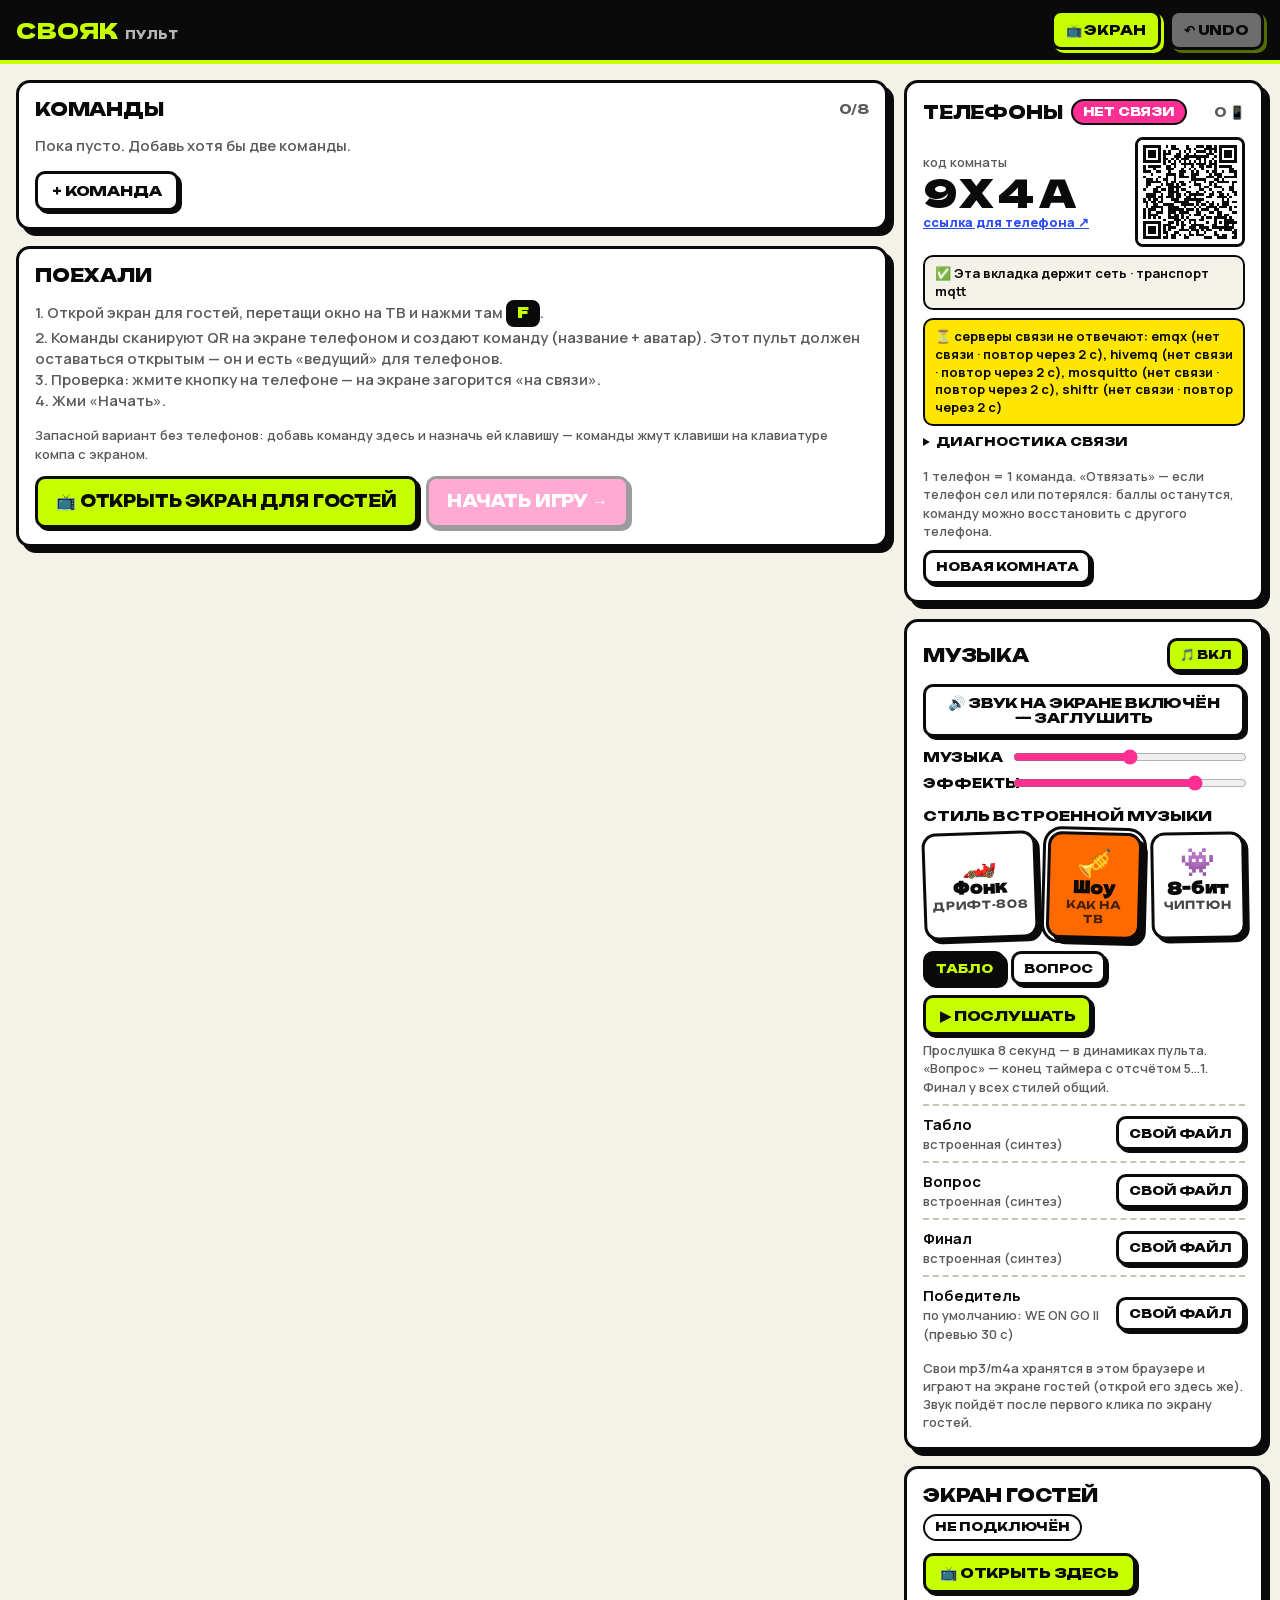
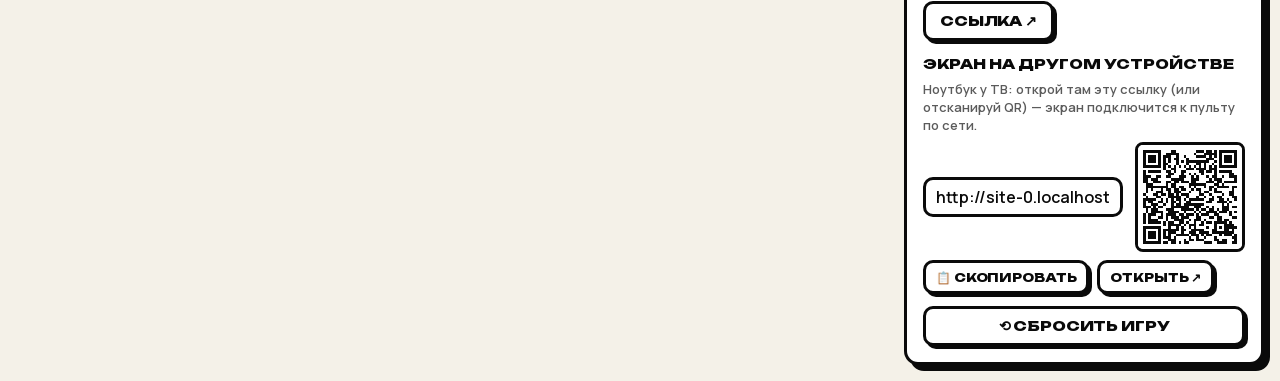
<file: index.html>
<!doctype html>
<html lang="ru">
<head>
  <meta charset="utf-8">
  <meta name="viewport" content="width=device-width, initial-scale=1">
  <title>Своя игра — пульт</title>
  <link rel="icon" href="data:image/svg+xml,%3Csvg xmlns=%22http://www.w3.org/2000/svg%22 viewBox=%220 0 64 64%22%3E%3Crect x=%224%22 y=%224%22 width=%2256%22 height=%2256%22 rx=%2214%22 fill=%22%23C6FF00%22 stroke=%22%230A0A0A%22 stroke-width=%226%22/%3E%3Ctext x=%2232%22 y=%2246%22 font-family=%22Arial Black,Arial,sans-serif%22 font-weight=%22900%22 font-size=%2238%22 text-anchor=%22middle%22 fill=%22%230A0A0A%22%3E%D0%A1%3C/text%3E%3C/svg%3E">
  <link rel="preload" href="assets/fonts/unbounded-cyrillic.woff2" as="font" type="font/woff2" crossorigin>
  <link rel="preload" href="assets/fonts/dela-gothic-one-cyrillic.woff2" as="font" type="font/woff2" crossorigin>
  <link rel="stylesheet" href="css/base.css?v=202610211847">
  <link rel="stylesheet" href="css/host.css?v=202610211847">
</head>
<body>
  <header class="topbar">
    <div class="logo">СВОЯК<small>пульт</small></div>
    <button class="btn lime" data-act="openScreen" title="Открыть экран для гостей">📺 Экран</button>
    <button class="btn" data-act="undo" id="undo-top" title="Отменить последнее начисление (Ctrl+Z)">↶ Undo</button>
  </header>
  <div id="banners"></div>
  <div class="layout">
    <main class="main" id="main"></main>
    <aside class="side" id="side"></aside>
  </div>
  <div id="toast" class="toast" hidden></div>

  <script src="js/state.js?v=202610211847"></script>
  <script src="js/loader.js?v=202610211847"></script>
  <!-- связь с телефонами: библиотеки лежат локально (CDN бывают заблокированы) -->
  <script src="js/vendor/mqtt-5.10.1.min.js?v=202610211847"></script>
  <script src="js/vendor/peerjs-1.5.4.min.js?v=202610211847"></script>
  <script src="js/qr.js?v=202610211847"></script>
  <script src="js/net.js?v=202610211847"></script>
  <script src="js/mediadb.js?v=202610211847"></script>
  <script src="js/clip.js?v=202610211847"></script>
  <script src="js/remote.js?v=202610211847"></script>
  <script src="js/music.js?v=202610211847"></script>
  <script src="js/host.js?v=202610211847"></script>
</body>
</html>
</file>
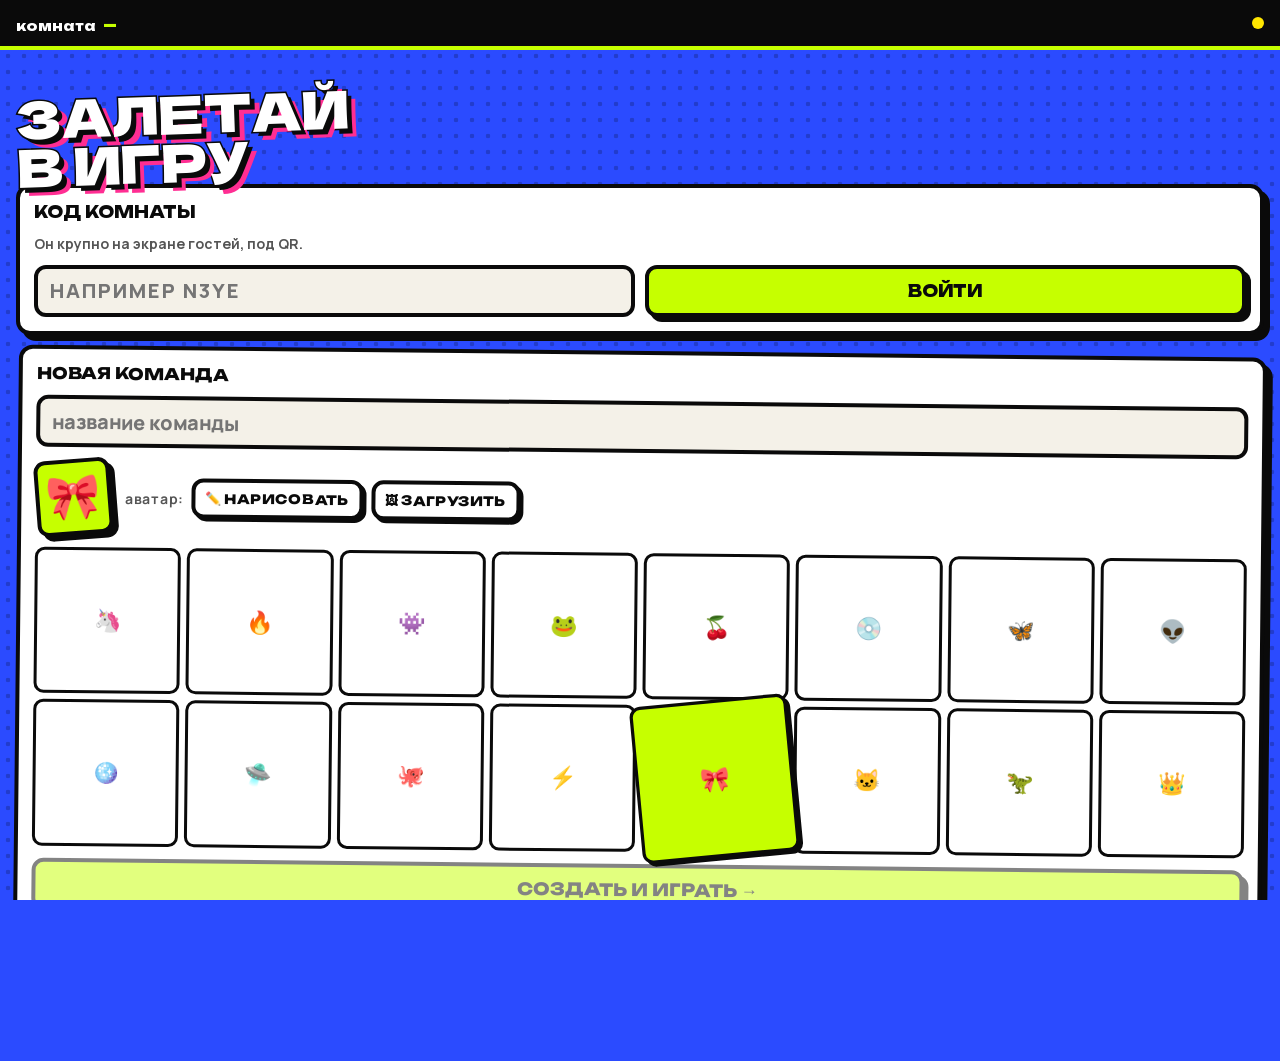
<file: buzzer.html>
<!doctype html>
<html lang="ru">
<head>
  <meta charset="utf-8">
  <meta name="viewport" content="width=device-width, initial-scale=1, viewport-fit=cover, user-scalable=no">
  <meta name="theme-color" content="#2B4BFF">
  <title>Своя игра — баззер</title>
  <link rel="icon" href="data:image/svg+xml,%3Csvg xmlns=%22http://www.w3.org/2000/svg%22 viewBox=%220 0 64 64%22%3E%3Crect x=%224%22 y=%224%22 width=%2256%22 height=%2256%22 rx=%2214%22 fill=%22%23C6FF00%22 stroke=%22%230A0A0A%22 stroke-width=%226%22/%3E%3Ctext x=%2232%22 y=%2246%22 font-family=%22Arial Black,Arial,sans-serif%22 font-weight=%22900%22 font-size=%2238%22 text-anchor=%22middle%22 fill=%22%230A0A0A%22%3E%D0%A1%3C/text%3E%3C/svg%3E">
  <link rel="preload" href="assets/fonts/unbounded-cyrillic.woff2" as="font" type="font/woff2" crossorigin>
  <link rel="preload" href="assets/fonts/dela-gothic-one-cyrillic.woff2" as="font" type="font/woff2" crossorigin>
  <link rel="stylesheet" href="css/base.css?v=202610211847">
  <link rel="stylesheet" href="css/buzzer.css?v=202610211847">
</head>
<body>
  <header class="bar">
    <span class="room">комната <b id="room-code">—</b></span>
    <span class="net" id="net"><i></i><span>подключаемся…</span></span>
  </header>

  <!-- вход: новая команда или существующая -->
  <main id="join" class="screen" hidden>
    <h1 class="title">ЗАЛЕТАЙ<br>В ИГРУ</h1>
    <section class="card" id="no-room" hidden>
      <h2>код комнаты</h2>
      <p class="muted">Он крупно на экране гостей, под QR.</p>
      <form id="room-form" class="row2"><input id="room-input" type="text" maxlength="6" placeholder="например N3YE" autocapitalize="characters" autocomplete="off"><button class="btn lime">войти</button></form>
    </section>
    <section class="card">
      <h2>новая команда</h2>
      <input id="team-name" type="text" maxlength="28" placeholder="название команды" autocomplete="off" enterkeyhint="done">
      <div class="av-choose">
        <div class="av-preview" id="av-preview"></div>
        <div class="av-modes">
          <span class="muted">аватар:</span>
          <button type="button" class="btn sm" data-mode="draw">✏️ нарисовать</button>
          <button type="button" class="btn sm" data-mode="upload">🖼 загрузить</button>
        </div>
      </div>
      <div class="emojis" id="emojis"></div>
      <button class="btn lime big" id="create">СОЗДАТЬ И ИГРАТЬ →</button>
    </section>
    <div class="notice" id="join-msg" hidden></div>
    <section class="card" id="restore-card" hidden>
      <h2>восстановить команду</h2>
      <p class="muted">Телефон сел или потерялся? Выбери свою команду — баллы на месте. Здесь только команды без телефона.</p>
      <div id="teams" class="teams"></div>
    </section>
  </main>

  <!-- кнопка -->
  <main id="buzz" class="screen" hidden>
    <div class="me">
      <button class="me-chip" id="me-chip" aria-label="меню команды"></button>
      <span class="score" id="score">0</span>
    </div>
    <div class="sync" id="sync" hidden>синхронизируемся…</div>
    <div class="btn-wrap">
      <button id="big" class="big-btn" aria-label="баззер">
        <span class="lbl" id="lbl">ЖДЁМ</span>
        <span class="sub" id="sub"></span>
      </button>
    </div>
    <div class="status" id="status"></div>
  </main>

  <!-- связь: спрятано, чтобы не пугать; раскрывается по тапу -->
  <details class="netbox" id="netbox">
    <summary>ⓘ связь</summary>
    <div class="diag" id="diag"></div>
    <p class="host-hint" id="host-hint" hidden>Пульт ведущего не отвечает. Он должен быть открыт на ноутбуке ведущего — как только появится, всё подключится само.</p>
  </details>

  <!-- меню команды: сменить аватар -->
  <div id="menu" class="sheet-bg" hidden>
    <div class="sheet">
      <h2>аватар команды</h2>
      <div class="av-preview big" id="menu-preview"></div>
      <div class="emojis" id="menu-emojis"></div>
      <div class="row2">
        <button class="btn" data-menu="draw">✏️ нарисовать</button>
        <button class="btn" data-menu="upload">🖼 загрузить</button>
      </div>
      <button class="btn lime" data-menu="close">готово</button>
    </div>
  </div>

  <!-- связь с телефонами: библиотеки лежат локально (CDN бывают заблокированы) -->
  <script src="js/vendor/mqtt-5.10.1.min.js?v=202610211847"></script>
  <script src="js/vendor/peerjs-1.5.4.min.js?v=202610211847"></script>
  <script src="js/qr.js?v=202610211847"></script>
  <script src="js/net.js?v=202610211847"></script>
  <script src="js/audio.js?v=202610211847"></script>
  <script src="js/avatar.js?v=202610211847"></script>
  <script src="js/buzzer.js?v=202610211847"></script>
</body>
</html>
</file>
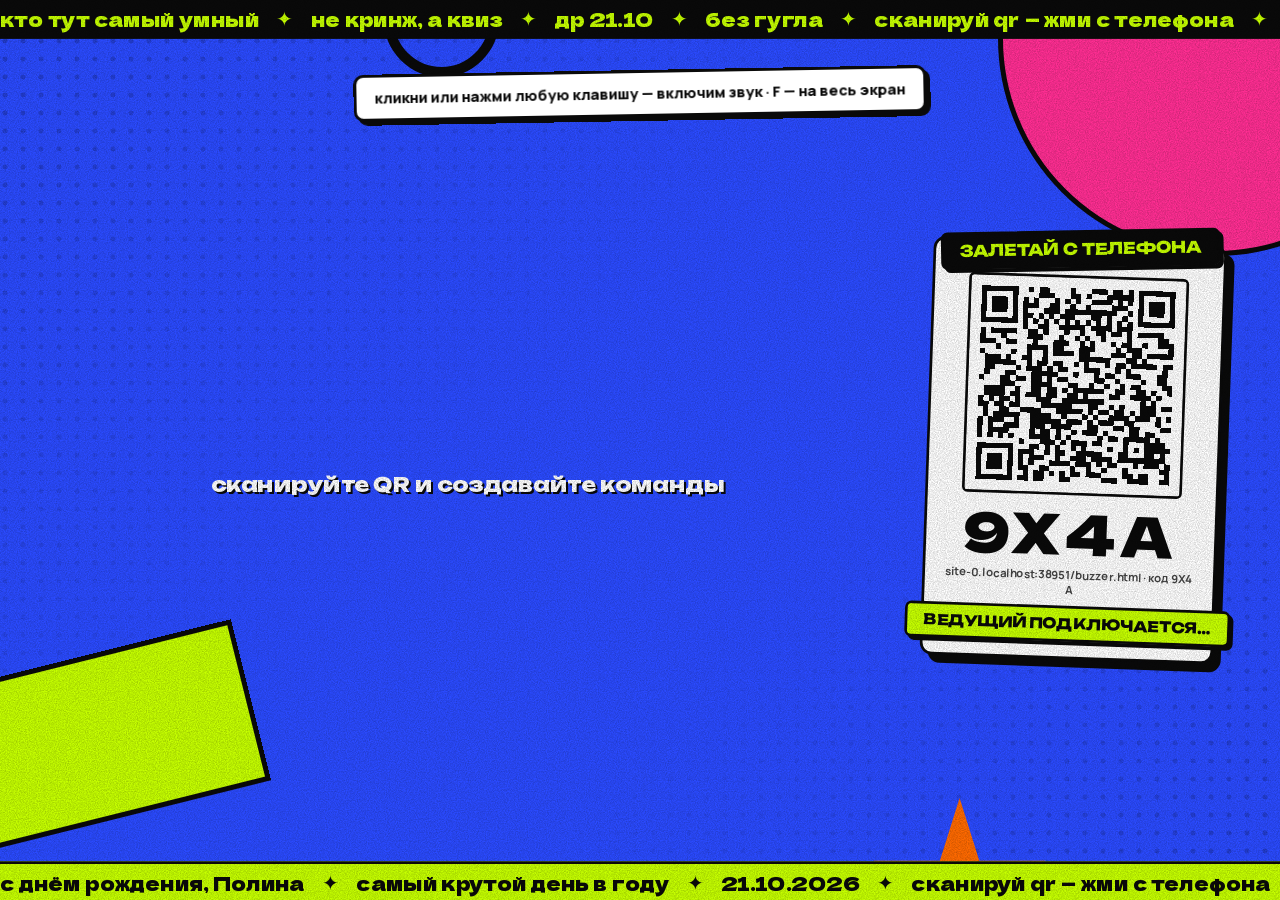
<file: screen.html>
<!doctype html>
<html lang="ru">
<head>
  <meta charset="utf-8">
  <meta name="viewport" content="width=device-width, initial-scale=1">
  <title>Своя игра — экран</title>
  <link rel="icon" href="data:image/svg+xml,%3Csvg xmlns=%22http://www.w3.org/2000/svg%22 viewBox=%220 0 64 64%22%3E%3Crect x=%224%22 y=%224%22 width=%2256%22 height=%2256%22 rx=%2214%22 fill=%22%23C6FF00%22 stroke=%22%230A0A0A%22 stroke-width=%226%22/%3E%3Ctext x=%2232%22 y=%2246%22 font-family=%22Arial Black,Arial,sans-serif%22 font-weight=%22900%22 font-size=%2238%22 text-anchor=%22middle%22 fill=%22%230A0A0A%22%3E%D0%A1%3C/text%3E%3C/svg%3E">
  <link rel="preload" href="assets/fonts/unbounded-cyrillic.woff2" as="font" type="font/woff2" crossorigin>
  <link rel="preload" href="assets/fonts/dela-gothic-one-cyrillic.woff2" as="font" type="font/woff2" crossorigin>
  <link rel="stylesheet" href="css/base.css?v=202610211847">
  <link rel="stylesheet" href="css/screen.css?v=202610211847">
</head>
<body class="idle">
  <!-- живой фон -->
  <div id="bg" aria-hidden="true">
    <div class="shape s1"></div><div class="shape s2"></div><div class="shape s3"></div><div class="shape s4"></div>
  </div>

  <!-- фильтры для RGB-сдвига в «слиянии звёзд» -->
  <svg width="0" height="0" style="position:absolute" aria-hidden="true">
    <filter id="fx-r" color-interpolation-filters="sRGB"><feColorMatrix type="matrix" values="1 0 0 0 0  0 0 0 0 0  0 0 0 0 0  0 0 0 1 0"/></filter>
    <filter id="fx-c" color-interpolation-filters="sRGB"><feColorMatrix type="matrix" values="0 0 0 0 0  0 1 0 0 0  0 0 1 0 0  0 0 0 1 0"/></filter>
  </svg>

  <div id="stage">
    <div id="shell">
      <div id="views"></div>
      <div id="scorebar" class="hidden"></div>
    </div>
    <div class="ticker" id="ticker-top"><div class="track"></div></div>
    <div class="ticker" id="ticker-bottom"><div class="track"></div></div>
    <div id="countdown"></div>
    <div id="flash"></div>
    <div id="buzz"></div>
    <canvas id="confetti" width="1920" height="1080"></canvas>
  </div>

  <div id="grain" aria-hidden="true"></div>

  <!-- экран на другом устройстве: подключение к пульту по коду комнаты -->
  <div id="connect" hidden>
    <form id="connect-form">
      <div class="c-title">ПОДКЛЮЧИТЬСЯ К ПУЛЬТУ</div>
      <p>Открой пульт на ноутбуке ведущего — код комнаты в карточке «Телефоны» (или открой здесь ссылку «экран на другом устройстве» с пульта).</p>
      <div class="c-row"><input id="connect-code" maxlength="6" placeholder="КОД" autocomplete="off" autocapitalize="characters"><button>подключиться →</button></div>
    </form>
  </div>
  <div id="net-badge" hidden></div>
  <div id="sound-hint">кликни или нажми любую клавишу — включим звук · F — на весь экран</div>

  <script src="js/state.js?v=202610211847"></script>
  <script src="js/vendor/mqtt-5.10.1.min.js?v=202610211847"></script>
  <script src="js/qr.js?v=202610211847"></script>
  <script src="js/net.js?v=202610211847"></script>
  <script src="js/loader.js?v=202610211847"></script>
  <script src="js/audio.js?v=202610211847"></script>
  <script src="js/music.js?v=202610211847"></script>
  <script src="js/mediadb.js?v=202610211847"></script>
  <script src="js/clip.js?v=202610211847"></script>
  <script src="js/confetti.js?v=202610211847"></script>
  <script src="js/winner.js?v=202610211847"></script>
  <script src="js/screen.js?v=202610211847"></script>
</body>
</html>
</file>
<file: css/base.css>
/* Шрифты лежат у нас (assets/fonts, OFL — см. assets/CREDITS.md): без Google Fonts страница
   не ждёт чужой сервер. font-display: swap — сначала системный шрифт, потом подменяем.
   Fallback-гарнитуры подогнаны по ширине/высоте (size-adjust, ascent/descent-override),
   чтобы при подмене вёрстка почти не прыгала. Подмножества: кириллица + латиница. */
@font-face { font-family: "Dela Gothic One"; font-style: normal; font-weight: 400; font-display: swap;
  src: url("../assets/fonts/dela-gothic-one-cyrillic.woff2") format("woff2"); unicode-range: U+0301, U+0400-045F, U+0490-0491, U+04B0-04B1, U+2116; }
@font-face { font-family: "Dela Gothic One"; font-style: normal; font-weight: 400; font-display: swap;
  src: url("../assets/fonts/dela-gothic-one-latin.woff2") format("woff2"); unicode-range: U+0000-00FF, U+0131, U+0152-0153, U+02BB-02BC, U+02C6, U+02DA, U+02DC, U+0304, U+0308, U+0329, U+2000-206F, U+20AC, U+2122, U+2191, U+2193, U+2212, U+2215, U+FEFF, U+FFFD; }
@font-face { font-family: "Unbounded"; font-style: normal; font-weight: 700 900; font-display: swap;
  src: url("../assets/fonts/unbounded-cyrillic.woff2") format("woff2"); unicode-range: U+0301, U+0400-045F, U+0490-0491, U+04B0-04B1, U+2116; }
@font-face { font-family: "Unbounded"; font-style: normal; font-weight: 700 900; font-display: swap;
  src: url("../assets/fonts/unbounded-latin.woff2") format("woff2"); unicode-range: U+0000-00FF, U+0131, U+0152-0153, U+02BB-02BC, U+02C6, U+02DA, U+02DC, U+0304, U+0308, U+0329, U+2000-206F, U+20AC, U+2122, U+2191, U+2193, U+2212, U+2215, U+FEFF, U+FFFD; }
@font-face { font-family: "Manrope"; font-style: normal; font-weight: 400 800; font-display: swap;
  src: url("../assets/fonts/manrope-cyrillic.woff2") format("woff2"); unicode-range: U+0301, U+0400-045F, U+0490-0491, U+04B0-04B1, U+2116; }
@font-face { font-family: "Manrope"; font-style: normal; font-weight: 400 800; font-display: swap;
  src: url("../assets/fonts/manrope-latin.woff2") format("woff2"); unicode-range: U+0000-00FF, U+0131, U+0152-0153, U+02BB-02BC, U+02C6, U+02DA, U+02DC, U+0304, U+0308, U+0329, U+2000-206F, U+20AC, U+2122, U+2191, U+2193, U+2212, U+2215, U+FEFF, U+FFFD; }
@font-face { font-family: "Rubik Mono One"; font-style: normal; font-weight: 400; font-display: swap;
  src: url("../assets/fonts/rubik-mono-one-cyrillic.woff2") format("woff2"); unicode-range: U+0301, U+0400-045F, U+0490-0491, U+04B0-04B1, U+2116; }
@font-face { font-family: "Rubik Mono One"; font-style: normal; font-weight: 400; font-display: swap;
  src: url("../assets/fonts/rubik-mono-one-latin.woff2") format("woff2"); unicode-range: U+0000-00FF, U+0131, U+0152-0153, U+02BB-02BC, U+02C6, U+02DA, U+02DC, U+0304, U+0308, U+0329, U+2000-206F, U+20AC, U+2122, U+2191, U+2193, U+2212, U+2215, U+FEFF, U+FFFD; }

/* metric-friendly fallback: Arial Black (macOS/Windows) или Arial/Roboto Bold (Android) */
@font-face { font-family: "Dela Fallback Black"; src: local("Arial Black"), local("Arial-Black"); size-adjust: 109.3%; ascent-override: 106.1%; descent-override: 26.4%; line-gap-override: 0%; }
@font-face { font-family: "Dela Fallback"; src: local("Arial Bold"), local("Arial-BoldMT"), local("Roboto Bold"), local("Roboto-Bold"); size-adjust: 130.5%; ascent-override: 88.9%; descent-override: 22.1%; line-gap-override: 0%; }
@font-face { font-family: "Unbounded Fallback Black"; src: local("Arial Black"), local("Arial-Black"); size-adjust: 117.5%; ascent-override: 84.7%; descent-override: 20.9%; line-gap-override: 0%; }
@font-face { font-family: "Unbounded Fallback"; src: local("Arial Bold"), local("Arial-BoldMT"), local("Roboto Bold"), local("Roboto-Bold"); size-adjust: 134%; ascent-override: 74.3%; descent-override: 18.3%; line-gap-override: 0%; }
@font-face { font-family: "Manrope Fallback"; font-weight: 400 599; src: local("Arial"), local("ArialMT"), local("Roboto"), local("Roboto-Regular"); size-adjust: 99%; ascent-override: 107.7%; descent-override: 30.3%; line-gap-override: 0%; }
@font-face { font-family: "Manrope Fallback"; font-weight: 600 900; src: local("Arial Bold"), local("Arial-BoldMT"), local("Roboto Bold"), local("Roboto-Bold"); size-adjust: 99%; ascent-override: 107.7%; descent-override: 30.3%; line-gap-override: 0%; }
@font-face { font-family: "Rubik Mono Fallback"; src: local("Arial Black"), local("Arial-Black"); size-adjust: 131.7%; ascent-override: 70.8%; descent-override: 23.2%; line-gap-override: 0%; }

/* Общие токены: кислотный лайм, горячий розовый, электрик-синий, оранжевый + чёрный и белый. */
:root {
  --lime: #C6FF00;
  --pink: #FF2E93;
  --blue: #2B4BFF;
  --orange: #FF6A00;
  --yellow: #FFE600;
  --black: #0A0A0A;
  --white: #FFFFFF;
  --paper: #F4F1E8;
  --red: #FF2E2E;

  --bg: var(--blue);
  --ink: var(--black);

  --line: 4px solid var(--black);
  --hard: 8px 8px 0 var(--black);
  --hard-sm: 5px 5px 0 var(--black);
  --ease-pop: cubic-bezier(.34, 1.56, .64, 1);

  --font-display: "Dela Gothic One", "Dela Fallback Black", "Dela Fallback", Impact, sans-serif;
  --font-head: "Unbounded", "Unbounded Fallback Black", "Unbounded Fallback", "Arial Black", sans-serif;
  --font-mono: "Rubik Mono One", "Rubik Mono Fallback", "Courier New", monospace;
  --font-body: "Manrope", "Manrope Fallback", "Helvetica Neue", Arial, sans-serif;
}

[hidden] { display: none !important; }
* { box-sizing: border-box; }
html { -webkit-text-size-adjust: 100%; }
body {
  margin: 0;
  background: var(--bg);
  color: var(--ink);
  font-family: var(--font-body);
  -webkit-font-smoothing: antialiased;
}
button, input, select { font: inherit; color: inherit; }
button { cursor: pointer; }
.emoji-font { font-family: "Apple Color Emoji", "Segoe UI Emoji", "Noto Color Emoji", sans-serif; }
</file>
<file: css/host.css>
/* Пульт ведущего: тот же стикерный стиль, но спокойнее и удобнее.
   Mobile-first: на 360–400 px одна колонка с отступами 16 px, на десктопе — две. */
body { background: var(--paper); color: var(--black); font: 600 15px/1.4 var(--font-body); min-height: 100vh; overflow-x: hidden; }

.topbar {
  position: sticky; top: 0; z-index: 50; display: flex; flex-wrap: wrap; align-items: center; gap: 8px;
  padding: 10px 16px; background: var(--black); color: var(--white); border-bottom: 4px solid var(--lime);
}
.logo { font: 400 22px/1 var(--font-display); color: var(--lime); margin-right: auto; white-space: nowrap; }
.logo small { font: 800 11px var(--font-head); color: var(--white); opacity: .7; margin-left: 6px; letter-spacing: .04em; text-transform: uppercase; }
.topbar .btn { padding: 8px 12px; font-size: 13px; box-shadow: 3px 3px 0 var(--lime); }

.banner { margin: 12px 16px 0; padding: 10px 14px; border: 3px solid var(--black); border-radius: 10px; background: var(--yellow); font-weight: 700; box-shadow: 4px 4px 0 var(--black); }
.banner a { color: var(--black); font-weight: 800; }
.banner.sample { background: var(--orange); }

.layout { display: grid; grid-template-columns: minmax(0, 1fr); gap: 16px; padding: 16px; max-width: 1400px; margin: 0 auto; }
@media (min-width: 980px) {
  .layout { grid-template-columns: minmax(0, 1fr) 360px; align-items: start; }
  .side { position: sticky; top: 76px; }
}
.side { display: flex; flex-direction: column; gap: 16px; min-width: 0; }
.main { display: flex; flex-direction: column; gap: 16px; min-width: 0; }

.card { background: var(--white); border: 3px solid var(--black); border-radius: 14px; box-shadow: 6px 6px 0 var(--black); padding: 16px; min-width: 0; }
.card h2 { margin: 0 0 12px; font: 800 18px/1.15 var(--font-head); text-transform: uppercase; letter-spacing: -.01em; display: flex; align-items: center; gap: 8px; flex-wrap: wrap; }
.card h2 .sp { margin-left: auto; }
.card h3 { margin: 14px 0 8px; font: 800 14px var(--font-head); text-transform: uppercase; }
.muted { color: #5b5b5b; font-weight: 600; }
.small { font-size: 13px; }

/* кнопки */
.btn {
  display: inline-flex; align-items: center; justify-content: center; gap: 6px; min-height: 40px; padding: 8px 14px;
  border: 3px solid var(--black); border-radius: 10px; background: var(--white); color: var(--black);
  font: 800 14px/1.1 var(--font-head); text-transform: uppercase; letter-spacing: -.01em; box-shadow: 3px 3px 0 var(--black);
  transition: transform .08s, box-shadow .08s; text-decoration: none; touch-action: manipulation; text-align: center;
}
.btn:active { transform: translate(3px, 3px); box-shadow: 0 0 0 var(--black); }
.btn:disabled { opacity: .4; pointer-events: none; }
.btn.lime { background: var(--lime); }
.btn.pink { background: var(--pink); color: var(--white); }
.btn.blue { background: var(--blue); color: var(--white); }
.btn.orange { background: var(--orange); color: var(--black); }
.btn.black { background: var(--black); color: var(--lime); }
.btn.big { min-height: 52px; font-size: 16px; padding: 12px 18px; }
.btn.wide { width: 100%; }
.btn.danger { background: var(--red); color: var(--white); }
.btn.sm { min-height: 34px; padding: 5px 10px; font-size: 12px; }
.row { display: flex; flex-wrap: wrap; gap: 8px; align-items: center; }
.row > .grow { flex: 1; }
.stack { display: flex; flex-direction: column; gap: 8px; }

input[type=text], input[type=number], select {
  min-height: 40px; padding: 6px 10px; border: 3px solid var(--black); border-radius: 10px; background: var(--white);
  font: 700 16px var(--font-body); min-width: 0; width: 100%;
}
input:focus, select:focus, .btn:focus-visible { outline: 3px solid var(--blue); outline-offset: 2px; }

/* настройка команд */
.team-edit { display: grid; grid-template-columns: 56px minmax(0, 1fr) auto; gap: 8px; align-items: center; padding: 12px; border: 3px solid var(--black); border-radius: 12px; background: var(--paper); margin-bottom: 10px; }
.team-edit .emo { text-align: center; font-size: 24px; padding: 4px; }
.team-edit .swatches, .team-edit .keyrow { grid-column: 1 / -1; }
.swatches { display: flex; flex-wrap: wrap; gap: 6px; }
.sw { width: 34px; height: 34px; border-radius: 8px; border: 3px solid var(--black); padding: 0; }
.sw.on { box-shadow: 0 0 0 3px var(--paper), 0 0 0 6px var(--black); }
.keyrow { display: flex; flex-wrap: wrap; gap: 8px; align-items: center; }
.kbd { display: inline-block; min-width: 34px; text-align: center; padding: 4px 8px; border-radius: 8px; background: var(--black); color: var(--lime); font: 400 15px var(--font-mono); }
.btn.capturing { background: var(--pink); color: var(--white); animation: blink 1s steps(2) infinite; }
@keyframes blink { 50% { opacity: .6; } }
.emoji-picks { display: flex; flex-wrap: wrap; gap: 4px; }
.emoji-picks button { border: 2px solid var(--black); background: var(--white); border-radius: 8px; width: 34px; height: 34px; font-size: 18px; padding: 0; }

/* мини-табло */
.mboard { display: flex; flex-direction: column; gap: 8px; }
.mrow { display: grid; grid-template-columns: repeat(var(--cols, 5), minmax(0, 1fr)); gap: 6px; }
.mrow .mname { grid-column: 1 / -1; font: 800 13px/1.2 var(--font-head); text-transform: uppercase; padding: 4px 2px 0; }
@media (min-width: 700px) {
  .mrow { grid-template-columns: minmax(150px, 1.6fr) repeat(var(--cols, 5), minmax(0, 1fr)); }
  .mrow .mname { grid-column: auto; align-self: center; padding: 0; }
}
.mcell { position: relative; min-height: 48px; border: 3px solid var(--black); border-radius: 10px; background: var(--lime); font: 400 17px var(--font-display); box-shadow: 3px 3px 0 var(--black); padding: 0; }
.mcell:active { transform: translate(3px, 3px); box-shadow: none; }
.mcell.used { background: #e4e0d4; color: #8a8a8a; box-shadow: none; text-decoration: line-through; border-style: dashed; }
.mcell.current { background: var(--pink); color: var(--white); }
.mcell .sp { position: absolute; right: -6px; top: -9px; font-size: 15px; background: var(--white); border: 2px solid var(--black); border-radius: 50%; width: 24px; height: 24px; display: grid; place-items: center; text-decoration: none; }
.mcell .dot { position: absolute; left: 4px; top: 4px; width: 12px; height: 12px; border-radius: 50%; border: 2px solid var(--black); background: var(--tc); }
.mcell.armed { background: var(--orange); color: var(--black); text-decoration: none; }

/* вопрос */
.qmeta { display: flex; flex-wrap: wrap; gap: 6px; margin-bottom: 10px; }
.pill { display: inline-flex; align-items: center; gap: 4px; padding: 4px 10px; border: 2px solid var(--black); border-radius: 999px; font: 800 12px/1.2 var(--font-head); text-transform: uppercase; background: var(--white); }
.pill.black { background: var(--black); color: var(--lime); }
.pill.pink { background: var(--pink); color: var(--white); }
.pill.lime { background: var(--lime); }
.prompt { font: 800 19px/1.3 var(--font-head); margin: 4px 0 12px; }
.answer { padding: 12px 14px; border: 3px solid var(--black); border-radius: 12px; background: var(--lime); box-shadow: 4px 4px 0 var(--black); }
.answer .lbl { font: 800 11px var(--font-head); letter-spacing: .08em; }
.answer .txt { font: 900 22px/1.15 var(--font-head); margin-top: 2px; }
.note { margin-top: 10px; padding: 10px 12px; border-left: 5px solid var(--pink); background: var(--paper); font-size: 14px; }
.thumbs { display: flex; flex-wrap: wrap; gap: 8px; margin: 0 0 12px; }
.thumbs img { height: 90px; max-width: 45%; object-fit: cover; border: 3px solid var(--black); border-radius: 8px; background: #ddd; }
.thumbs .broken { height: 90px; padding: 8px; border: 3px dashed var(--black); border-radius: 8px; font-size: 11px; max-width: 45%; overflow: hidden; word-break: break-all; background: var(--yellow); }
.emoji-big { font-size: 40px; letter-spacing: 4px; }

.judge { display: flex; flex-direction: column; gap: 8px; }
.jrow { display: grid; grid-template-columns: minmax(0, 1fr) auto auto; gap: 6px; align-items: center; padding: 8px; border: 3px solid var(--black); border-radius: 12px; background: var(--white); }
.jrow.buzzed { background: var(--tc); color: var(--tx); box-shadow: 4px 4px 0 var(--black); }
.jrow.owner { outline: 4px solid var(--tc); outline-offset: 0; }
.jrow.out { opacity: .55; }
.jname { display: flex; align-items: center; gap: 8px; min-width: 0; font: 800 15px var(--font-head); }
.jname span:last-child { overflow: hidden; text-overflow: ellipsis; white-space: nowrap; }
.av { flex: 0 0 auto; width: 32px; height: 32px; border-radius: 8px; border: 2px solid var(--black); background: var(--tc); display: grid; place-items: center; font-size: 18px; }
.jrow .btn { min-width: 74px; padding: 6px 8px; }

/* таймер, баззер, счёт */
.timer-big { font: 400 46px/1 var(--font-display); font-variant-numeric: tabular-nums; }
.timer-big.low { color: var(--pink); }
.buzzbox { padding: 12px; border: 3px dashed var(--black); border-radius: 12px; font: 800 16px var(--font-head); text-align: center; }
.buzzbox.hit { border-style: solid; background: var(--tc); color: var(--tx); box-shadow: 4px 4px 0 var(--black); animation: pop .4s var(--ease-pop); }
@keyframes pop { from { transform: scale(.8); } }
.score-row { display: grid; grid-template-columns: minmax(0, 1fr) auto auto auto; gap: 6px; align-items: center; padding: 6px 0; border-bottom: 2px dashed #c9c4b5; }
.score-row:last-child { border-bottom: 0; }
.score-row .val { font: 400 22px var(--font-display); min-width: 56px; text-align: right; }
.score-row .btn { min-width: 40px; font-size: 18px; }
.score-row .val.neg { color: var(--red); }
.undo-label { font-size: 12px; color: #5b5b5b; margin-top: 6px; min-height: 16px; }
/* тост — сверху под шапкой и «прозрачный» для кликов: не перекрывает ✓/✗ судейства */
.toast { position: fixed; left: 50%; top: calc(72px + env(safe-area-inset-top, 0px)); transform: translateX(-50%) rotate(-1deg); z-index: 100; pointer-events: none;
  background: var(--black); color: var(--lime); padding: 10px 16px; border: 3px solid var(--lime); border-radius: 10px; box-shadow: 4px 4px 0 var(--black);
  font-weight: 800; max-width: calc(100% - 32px); text-align: center; }
.hotkeys { font-size: 12px; color: #5b5b5b; }
.hotkeys .kbd { font-size: 11px; padding: 2px 6px; min-width: 0; }
.final-bet { display: grid; grid-template-columns: minmax(0, 1fr) 110px; gap: 8px; align-items: center; margin-bottom: 8px; }
.res-ok { color: #0a7a2a; font-weight: 800; }
.res-bad { color: var(--red); font-weight: 800; }

/* узкий экран телефона: имя команды отдельной строкой, кнопки — под ним */
@media (max-width: 520px) {
  .jrow { grid-template-columns: 1fr 1fr; }
  .jrow .jname { grid-column: 1 / -1; }
  .jrow .btn { width: 100%; }
  .topbar .btn { padding: 6px 10px; }
}

/* телефоны */
.room-row { display: flex; align-items: center; justify-content: space-between; gap: 12px; }
.room-code { font: 400 40px/1 var(--font-display); letter-spacing: .08em; }
.join-link { color: var(--blue); font-weight: 800; }
.qr { width: 110px; height: 110px; border: 3px solid var(--black); border-radius: 8px; background: var(--white); image-rendering: pixelated; flex: 0 0 auto; }
.devs { margin-top: 10px; display: flex; flex-direction: column; gap: 4px; }
.dev-row { display: flex; align-items: center; justify-content: space-between; gap: 8px; padding: 4px 0; border-bottom: 2px dashed #c9c4b5; }
.dev-row:last-child { border-bottom: 0; }
.dev-n { font: 800 14px var(--font-head); white-space: nowrap; }
.pill.orange { background: var(--orange); }

.av { overflow: hidden; }
.av img { width: 100%; height: 100%; object-fit: cover; display: block; }
.dev-row { flex-wrap: wrap; }

/* музыка */
.mus-vol { display: grid; grid-template-columns: 80px 1fr; align-items: center; gap: 8px; margin-bottom: 6px; font: 800 13px var(--font-head); text-transform: uppercase; }
.mus-vol input { width: 100%; accent-color: var(--pink); }
.mus-row { display: flex; align-items: center; gap: 8px; padding: 8px 0; border-top: 2px dashed #c9c4b5; }
.mus-name { flex: 1; min-width: 0; display: flex; flex-direction: column; }
.mus-name span { overflow: hidden; text-overflow: ellipsis; white-space: nowrap; }

.diag { margin-top: 8px; padding: 8px 10px; border: 2px solid var(--black); border-radius: 10px; background: var(--paper); font: 700 13px/1.35 var(--font-body); display: flex; flex-wrap: wrap; align-items: center; gap: 8px; }
.diag.warn { background: var(--yellow); }

.timeup { display: flex; flex-wrap: wrap; align-items: center; gap: 8px; margin: 0 0 10px; padding: 10px 12px; border: 3px solid var(--black); border-radius: 12px; background: var(--yellow); font: 800 15px var(--font-head); animation: blink 1s steps(2) infinite; }
.timeup[hidden] { display: none; }

.netdiag { margin-top: 8px; font: 600 12px/1.5 var(--font-body); }
.netdiag summary { cursor: pointer; font: 800 12px var(--font-head); text-transform: uppercase; }
#net-diag { margin-top: 6px; padding: 8px; border: 2px dashed #c9c4b5; border-radius: 8px; background: var(--paper); word-break: break-word; }
#screen-url { font: 600 16px var(--font-body); min-height: 36px; } /* < 16px — iOS зумит страницу при фокусе */
.fb-zero { text-align: right; line-height: 1.2; }
/* музыка: выбор стиля — крупные стикеры */
.mus-styles { display: grid; grid-template-columns: repeat(3, 1fr); gap: 10px; margin: 6px 0 12px; }
.mus-style { display: flex; flex-direction: column; align-items: center; gap: 2px; min-height: 92px; padding: 10px 6px; border: 3px solid var(--black); border-radius: 14px; background: var(--white); color: var(--black); box-shadow: 4px 4px 0 var(--black); cursor: pointer; font: 400 17px/1.1 var(--font-display); transition: transform .12s; }
.mus-style:nth-child(1) { transform: rotate(-2deg); } .mus-style:nth-child(2) { transform: rotate(1.5deg); } .mus-style:nth-child(3) { transform: rotate(-1deg); }
.mus-style .ms-ico { font-size: 28px; line-height: 1.1; }
.mus-style small { font: 700 11px var(--font-head); text-transform: uppercase; opacity: .75; }
.mus-style:hover { transform: rotate(0) translateY(-2px); }
.mus-style:active { transform: translate(3px, 3px); box-shadow: 0 0 0 var(--black); }
.mus-style.on { box-shadow: 6px 6px 0 var(--black); outline: 3px solid var(--black); outline-offset: 2px; }
.mus-style.ms-phonk.on { background: var(--pink); color: var(--white); }
.mus-style.ms-show.on { background: var(--orange); }
.mus-style.ms-chip.on { background: var(--lime); }
.mus-prev { display: flex; align-items: center; justify-content: space-between; gap: 10px; margin-bottom: 6px; flex-wrap: wrap; }
.mus-seg { display: flex; gap: 6px; }

/* ---------- отрывок трека (audio-вопрос) ---------- */
.clip-card { background: var(--paper); }
.clip-card h2 { flex-wrap: wrap; }
.clip-line { display: flex; align-items: center; gap: 10px; }
.clip-bar { flex: 1; height: 18px; border: 3px solid var(--black); border-radius: 999px; background: var(--white); overflow: hidden; }
.clip-bar i { display: block; height: 100%; width: 0; background: repeating-linear-gradient(-45deg, var(--lime) 0 10px, #a6d900 10px 20px); border-right: 3px solid var(--black); transition: width .15s linear; }
.clip-time { font: 800 13px/1 var(--font-head); white-space: nowrap; font-variant-numeric: tabular-nums; }
.clip-warn { margin: 0 0 10px; padding: 10px 12px; border: 3px solid var(--black); border-radius: 10px; background: var(--yellow); box-shadow: 4px 4px 0 var(--black); font-weight: 800; transform: rotate(-.6deg); }
</file>
<file: css/buzzer.css>
/* Баззер на телефоне: 360–430 px, всё крупно и под большой палец. */
html, body { height: 100%; overflow-x: hidden; overflow-x: clip; } /* кольцо «ЖМИ!» шире экрана — не даём странице ездить вбок */
body {
  margin: 0; min-height: 100dvh; display: flex; flex-direction: column;
  background-color: var(--bg-c, var(--blue));
  background-image: radial-gradient(circle, rgba(0, 0, 0, .2) 2px, transparent 2.6px);
  background-size: 16px 16px;
  color: var(--black); overflow-x: hidden;
  -webkit-tap-highlight-color: transparent; -webkit-user-select: none; user-select: none;
  -webkit-touch-callout: none; touch-action: manipulation; /* iOS: без меню по долгому тапу и зума по двойному */
  transition: background-color .3s;
  padding: env(safe-area-inset-top) 0 env(safe-area-inset-bottom);
}
[hidden] { display: none !important; }

.bar { display: flex; align-items: center; justify-content: space-between; gap: 10px; padding: 10px 16px; background: var(--black); color: var(--white); border-bottom: 4px solid var(--lime); font: 800 13px var(--font-head); }
.bar .room b { font: 400 18px var(--font-display); color: var(--lime); letter-spacing: .06em; margin-left: 4px; }
.net { display: inline-flex; align-items: center; gap: 6px; text-transform: lowercase; }
.net i { width: 10px; height: 10px; border-radius: 50%; background: var(--orange); }
.net.online i { background: var(--lime); box-shadow: 0 0 8px var(--lime); }
.net.bad i { background: var(--red); animation: blink 1s steps(2) infinite; }
@keyframes blink { 50% { opacity: .2; } }

.screen { flex: 1; display: flex; flex-direction: column; padding: 16px; gap: 16px; }
.title { margin: 6px 0 0; font: 400 clamp(36px, 12.6vw, 52px)/.92 var(--font-display); color: var(--white); -webkit-text-stroke: 3px var(--black); paint-order: stroke fill; text-shadow: 5px 5px 0 var(--black), 9px 9px 0 var(--pink); transform: rotate(-2deg); }
.card { background: var(--white); border: 4px solid var(--black); border-radius: 14px; box-shadow: 6px 6px 0 var(--black); padding: 14px; display: flex; flex-direction: column; gap: 12px; }
.card:nth-of-type(2) { transform: rotate(.6deg); }
.card h2 { margin: 0; font: 800 16px var(--font-head); text-transform: uppercase; }
.muted { margin: 0; color: #555; font: 700 14px var(--font-body); }
input[type=text] { width: 100%; min-height: 52px; padding: 8px 12px; border: 4px solid var(--black); border-radius: 12px; font: 800 20px var(--font-body); background: var(--paper); -webkit-user-select: text; user-select: text; }
input:focus { outline: 3px solid var(--blue); outline-offset: 2px; }
.emojis { display: grid; grid-template-columns: repeat(8, minmax(0, 1fr)); gap: 6px; }
.emojis button { aspect-ratio: 1; min-width: 0; border: 3px solid var(--black); border-radius: 10px; background: var(--white); font-size: clamp(16px, 5.6vw, 22px); padding: 0; font-family: "Apple Color Emoji", "Segoe UI Emoji", "Noto Color Emoji", sans-serif; }
.emojis button.on { background: var(--lime); box-shadow: 3px 3px 0 var(--black); transform: rotate(-6deg) scale(1.08); }
.btn { min-height: 52px; min-width: 0; border: 4px solid var(--black); border-radius: 12px; background: var(--white); box-shadow: 5px 5px 0 var(--black); font: 800 clamp(14px, 4.4vw, 17px) var(--font-head); text-transform: uppercase; padding: 10px 14px; color: var(--black); touch-action: manipulation; }
.btn:active { transform: translate(4px, 4px); box-shadow: 1px 1px 0 var(--black); }
.btn.lime { background: var(--lime); }
.btn:disabled { opacity: .5; }
.teams { display: flex; flex-direction: column; gap: 10px; }
.team-btn { display: flex; align-items: center; gap: 12px; text-align: left; background: var(--tc); color: var(--tx); text-transform: none; font-size: 18px; }
.team-btn .e { flex: 0 0 auto; width: 40px; height: 40px; border-radius: 50%; background: var(--white); border: 3px solid var(--black); display: grid; place-items: center; font-size: 22px; font-family: "Apple Color Emoji", "Segoe UI Emoji", "Noto Color Emoji", sans-serif; }
.team-btn .n { flex: 1; min-width: 0; overflow: hidden; text-overflow: ellipsis; white-space: nowrap; }
.team-btn .s { font: 400 16px var(--font-display); }

/* экран кнопки */
#buzz { align-items: center; justify-content: space-between; }
.me { width: 100%; display: flex; align-items: center; justify-content: space-between; gap: 10px; }
.me-chip { color: var(--black); display: inline-flex; align-items: center; gap: 8px; min-width: 0; max-width: 70%; padding: 8px 14px 8px 8px; border: 4px solid var(--black); border-radius: 999px; background: var(--white); box-shadow: 4px 4px 0 var(--black); font: 800 17px var(--font-head); transform: rotate(-2deg); }
.me-chip .e { font-size: 24px; font-family: "Apple Color Emoji", "Segoe UI Emoji", "Noto Color Emoji", sans-serif; }
.me-chip .n { overflow: hidden; text-overflow: ellipsis; white-space: nowrap; }
.score { font: 400 34px var(--font-display); color: var(--white); -webkit-text-stroke: 2px var(--black); paint-order: stroke fill; text-shadow: 4px 4px 0 var(--black); }
.btn-wrap { flex: 1; width: 100%; display: grid; place-items: center; }
.btn-wrap { overflow-x: clip; }
.big-btn {
  position: relative; width: min(84vw, 56dvh, 380px); aspect-ratio: 1; border-radius: 50%; container-type: inline-size;
  border: 7px solid var(--black); background: var(--tc, var(--lime)); color: var(--tx, var(--black));
  box-shadow: 0 12px 0 var(--black), 0 12px 0 7px rgba(0, 0, 0, .25);
  display: flex; flex-direction: column; align-items: center; justify-content: center; gap: 6px; padding: 24px;
  touch-action: manipulation; transition: transform .08s, box-shadow .08s, filter .3s;
}
.big-btn::after { content: ""; position: absolute; inset: 12px; border-radius: 50%; border: 3px dashed rgba(0, 0, 0, .35); pointer-events: none; }
.big-btn:active, .big-btn.down { transform: translateY(10px); box-shadow: 0 2px 0 var(--black); }
.big-btn .lbl { font: 400 clamp(30px, 11vw, 54px)/.95 var(--font-display); text-align: center; }
.big-btn .sub { font: 800 15px/1.2 var(--font-head); text-align: center; max-width: 80%; text-transform: uppercase; }
/* кегль — от диаметра самой кнопки (она бывает меньше 84vw на низких экранах): самое длинное
   слово («ПОБЕДА!», «ПЕРВЫЕ!») с запасом до пунктира */
@supports (width: 1cqi) {
  .big-btn .lbl { font-size: min(54px, 11.6cqi); }
  .big-btn .sub { font-size: clamp(11px, 4.4cqi, 16px); max-width: 74%; }
}
.big-btn.idle { filter: saturate(.25) brightness(.9); }
.big-btn.armed { animation: pulse .7s ease-in-out infinite; }
.big-btn.armed::before { content: ""; position: absolute; inset: -7px; border-radius: 50%; border: 6px solid var(--white); animation: ring 1.1s ease-out infinite; pointer-events: none; }
@keyframes pulse { 50% { transform: scale(1.05) rotate(-2deg); } }
@keyframes ring { from { transform: scale(1); opacity: .9; } to { transform: scale(1.35); opacity: 0; } }
.big-btn.won { animation: won .5s var(--ease-pop); background: var(--lime); color: var(--black); }
@keyframes won { 0% { transform: scale(.8) rotate(-10deg); } 60% { transform: scale(1.12) rotate(4deg); } }
.big-btn.blocked { filter: grayscale(1) brightness(.85); }
.big-btn.shake { animation: shake .45s; }
@keyframes shake { 20%, 60% { transform: translateX(-14px) rotate(-3deg); } 40%, 80% { transform: translateX(14px) rotate(3deg); } }
.status { min-height: 46px; padding: 10px 16px; border: 4px solid var(--black); border-radius: 12px; background: var(--white); box-shadow: 4px 4px 0 var(--black); font: 800 15px/1.25 var(--font-head); text-align: center; text-transform: uppercase; transform: rotate(1deg); max-width: 100%; }
.status:empty { visibility: hidden; }
.link { background: none; border: 0; color: var(--white); font: 700 14px var(--font-body); text-decoration: underline; padding: 6px; }
body.flash-won { animation: flash-won .6s steps(3); }
@keyframes flash-won { 0%, 100% { background-color: var(--bg-c, var(--blue)); } 33% { background-color: var(--lime); } 66% { background-color: var(--white); } }

.notice { padding: 12px 14px; border: 4px solid var(--black); border-radius: 12px; background: var(--yellow); box-shadow: 4px 4px 0 var(--black); font: 800 15px/1.3 var(--font-head); transform: rotate(-1deg); }

/* аватар: превью в том же стикер-стиле, что на экране гостей */
.av-preview { width: 76px; height: 76px; flex: 0 0 auto; border: 4px solid var(--black); border-radius: 15%; background: var(--tc, var(--lime)); box-shadow: 5px 5px 0 var(--black); transform: rotate(-5deg); display: grid; place-items: center; font-size: 44px; overflow: hidden; font-family: "Apple Color Emoji", "Segoe UI Emoji", "Noto Color Emoji", sans-serif; }
.av-preview img, .me-chip img { width: 100%; height: 100%; object-fit: cover; display: block; }
.av-preview.big { width: 120px; height: 120px; font-size: 70px; margin: 4px auto 8px; }
.av-choose { display: flex; align-items: center; gap: 14px; }
.av-modes { display: flex; flex-wrap: wrap; gap: 8px; align-items: center; }
.btn.sm { min-height: 40px; font-size: clamp(11px, 3.6vw, 13px); padding: 6px 10px; box-shadow: 3px 3px 0 var(--black); white-space: nowrap; }
.me-chip .av { width: 34px; height: 34px; border-radius: 8px; border: 2px solid var(--black); overflow: hidden; display: grid; place-items: center; font-size: 22px; background: var(--white); flex: 0 0 auto; font-family: "Apple Color Emoji", "Segoe UI Emoji", "Noto Color Emoji", sans-serif; }

.sheet-bg { position: fixed; inset: 0; z-index: 40; background: rgba(0, 0, 0, .55); display: flex; align-items: flex-end; }
.sheet { width: 100%; background: var(--paper); border-top: 4px solid var(--black); border-radius: 20px 20px 0 0; padding: 18px 16px calc(18px + env(safe-area-inset-bottom)); display: flex; flex-direction: column; gap: 12px; animation: sheet-in .3s var(--ease-pop); }
.sheet h2 { margin: 0; font: 800 18px var(--font-head); text-transform: uppercase; text-align: center; }
.row2 { display: grid; grid-template-columns: minmax(0, 1fr) minmax(0, 1fr); gap: 10px; }
.row2 .btn { padding: 10px 4px; font-size: clamp(11px, 3.4vw, 16px); letter-spacing: -.02em; white-space: nowrap; }
@keyframes sheet-in { from { transform: translateY(100%); } }

/* редактор аватара: на весь экран */
body.av-open { overflow: hidden; }
.av-ov { position: fixed; inset: 0; z-index: 60; background: var(--paper); display: flex; flex-direction: column; padding: env(safe-area-inset-top) 0 env(safe-area-inset-bottom); }
.av-top { display: flex; align-items: center; gap: 10px; padding: 10px 12px; background: var(--black); color: var(--white); font: 800 15px var(--font-head); text-transform: uppercase; }
.av-top b { flex: 1; }
.av-x { width: 42px; height: 42px; border-radius: 10px; border: 3px solid var(--white); background: none; color: var(--white); font-size: 20px; }
.av-ok { min-height: 42px; padding: 6px 12px; font-size: 14px; box-shadow: 3px 3px 0 var(--lime); white-space: nowrap; }
.av-stage { flex: 1; min-height: 0; display: grid; place-items: center; padding: 8px; }
.av-canvas { touch-action: none; border: 4px solid var(--black); border-radius: 12px; box-shadow: 6px 6px 0 var(--black); background: #fff; }
.av-tools { padding: 10px 12px 14px; display: flex; flex-direction: column; gap: 10px; background: var(--white); border-top: 4px solid var(--black); }
.av-row { display: flex; align-items: center; gap: 8px; flex-wrap: wrap; font: 800 13px var(--font-head); }
/* цвета + ластик — всегда одной строкой: кружки сжимаются на 320–412 px */
.av-row.colors { flex-wrap: nowrap; gap: clamp(4px, 1.6vw, 8px); }
.av-row.colors .av-sw { flex: 1 1 0; min-width: 0; width: auto; max-width: 36px; height: auto; aspect-ratio: 1; }
.av-row.colors .av-tool { flex: 0 0 auto; min-width: 40px; padding: 0 8px; }
.av-sw { width: 36px; height: 36px; border-radius: 50%; border: 3px solid var(--black); padding: 0; }
.av-sw.sm { width: 28px; height: 28px; }
.av-sw.on { box-shadow: 0 0 0 3px var(--white), 0 0 0 6px var(--black); transform: scale(1.08); }
.av-tool { min-width: 44px; height: 40px; border: 3px solid var(--black); border-radius: 10px; background: var(--white); font: 800 14px var(--font-head); display: grid; place-items: center; padding: 0 10px; }
.av-tool.on { background: var(--lime); box-shadow: 3px 3px 0 var(--black); }
.av-tool.size i { display: block; border-radius: 50%; background: var(--black); }
.av-frame { position: relative; box-sizing: content-box; overflow: hidden; touch-action: none; border: 4px solid var(--black); border-radius: 15%; background: var(--tc); box-shadow: 8px 8px 0 var(--black); transform: rotate(-5deg); }
.av-frame img { position: absolute; left: 50%; top: 50%; max-width: none; transform-origin: 50% 50%; pointer-events: none; user-select: none; -webkit-user-drag: none; }
.av-cap { margin: 0; text-align: center; font: 800 14px var(--font-head); text-transform: uppercase; padding-bottom: 6px; }
.av-zoom { flex: 1; min-width: 120px; accent-color: var(--pink); height: 32px; }
.av-toast { position: fixed; left: 16px; right: 16px; bottom: 20px; z-index: 80; background: var(--black); color: var(--lime); padding: 12px 14px; border-radius: 12px; font: 800 14px var(--font-head); }

.diag { display: flex; flex-wrap: wrap; gap: 4px 14px; padding: 8px 0 0; font: 700 12px/1.35 var(--font-body); }
.btn.waiting { background: #d8d4c8; color: #555; box-shadow: 3px 3px 0 var(--black); }
#host-hint { margin: 0; }
#room-form input { min-height: 52px; text-transform: uppercase; letter-spacing: .1em; }

.diag-more { width: 100%; font-weight: 700; text-transform: none; display: flex; flex-wrap: wrap; gap: 6px; align-items: center; }
#net-retry { border: 2px solid var(--black); border-radius: 8px; background: var(--white); font: 800 12px var(--font-head); padding: 4px 8px; }

/* шапка: комната + точка статуса (без текста) */
.net > span { display: none; }
.net i { width: 12px; height: 12px; background: var(--yellow); }
.net.online i { background: var(--lime); box-shadow: 0 0 8px var(--lime); }
.sync { align-self: center; font: 700 12px var(--font-body); color: rgba(255, 255, 255, .75); margin-top: -6px; }
.netbox { margin: 0 16px 14px; padding: 6px 12px; border-radius: 10px; background: rgba(255, 255, 255, .14); color: var(--white); font: 700 12px var(--font-body); }
.netbox summary { cursor: pointer; list-style: none; opacity: .85; }
.netbox summary::-webkit-details-marker { display: none; }
.netbox[open] { background: var(--white); color: var(--black); border: 3px solid var(--black); }
.host-hint { margin: 8px 0 2px; font: 800 13px/1.35 var(--font-head); }
</file>
<file: css/screen.css>
/* ==========================================================================
   Экран гостей: стикеры, коллаж, Y2K-брутализм.
   Толстые чёрные обводки, жёсткие тени без блюра, повёрнутые плашки,
   бегущие строки, полутон и зерно.
   Сцена свёрстана в 1920×1080 и масштабируется целиком (fit в screen.js).
   ========================================================================== */
html, body { height: 100%; overflow: hidden; }
body { background: var(--black); }
body.idle { cursor: none; }

/* ---------- фон: цветное поле + полутон + коллажные фигуры ---------- */
#bg { position: fixed; inset: 0; overflow: hidden; background: var(--bgc, var(--blue)); transition: background-color .5s steps(3); }
#bg::before { /* полутон */
  content: ""; position: absolute; inset: -40px;
  background-image: radial-gradient(circle, rgba(0, 0, 0, .22) 2.2px, transparent 2.8px);
  background-size: 18px 18px;
  -webkit-mask-image: linear-gradient(135deg, #000 0%, transparent 45%, transparent 60%, #000 100%);
          mask-image: linear-gradient(135deg, #000 0%, transparent 45%, transparent 60%, #000 100%);
  animation: dots 12s linear infinite;
}
@keyframes dots { to { transform: translate(18px, 18px); } }
.shape { position: absolute; border: 5px solid var(--black); will-change: transform; }
.shape.s1 { width: 34vmax; height: 34vmax; border-radius: 50%; background: var(--sh1, var(--pink)); right: -12vmax; top: -14vmax; animation: rot 60s linear infinite; }
.shape.s2 { width: 26vmax; height: 13vmax; background: var(--sh2, var(--lime)); left: -6vmax; bottom: 6vmax; transform: rotate(-14deg); animation: sway 9s ease-in-out infinite; }
.shape.s3 { width: 14vmax; height: 14vmax; background: var(--sh3, var(--orange)); right: 18vmax; bottom: -6vmax;
  clip-path: polygon(50% 0, 61% 35%, 98% 35%, 68% 57%, 79% 91%, 50% 70%, 21% 91%, 32% 57%, 2% 35%, 39% 35%); border: 0; animation: rot 40s linear infinite reverse; }
.shape.s4 { width: 9vmax; height: 9vmax; border-radius: 50%; left: 30vmax; top: -3vmax; background: transparent; border-width: 10px; animation: sway 7s ease-in-out infinite reverse; }
@keyframes rot { to { transform: rotate(360deg); } }
@keyframes sway { 50% { transform: rotate(-6deg) translateY(-20px); } }

/* зерно: чёрные крапинки с альфой — multiply тут дал бы то же самое, но на 4K без аппаратного
   ускорения смешивание полноэкранного слоя съедало кадры. Слой чуть больше экрана (сдвиг ≤ 3%). */
#grain {
  position: fixed; inset: -6%; pointer-events: none; z-index: 100; opacity: .22; will-change: transform;
  background-image: url("data:image/svg+xml;utf8,<svg xmlns='http://www.w3.org/2000/svg' width='200' height='200'><filter id='n'><feTurbulence type='fractalNoise' baseFrequency='.9' numOctaves='3' stitchTiles='stitch'/><feColorMatrix values='0 0 0 0 0  0 0 0 0 0  0 0 0 0 0  0 0 0 1.6 -.45'/></filter><rect width='100%' height='100%' filter='url(%23n)'/></svg>");
  animation: grain .5s steps(3) infinite;
}
@keyframes grain { 0% { transform: translate(0, 0); } 33% { transform: translate(-3%, 2%); } 66% { transform: translate(2%, -3%); } 100% { transform: translate(-1%, 1%); } }

/* ---------- сцена ---------- */
#stage { position: absolute; left: 0; top: 0; width: 1920px; height: 1080px; transform-origin: 0 0; transform: scale(var(--s, 1)); overflow: hidden; }
#shell { position: absolute; inset: 0; }
#shell.shake { animation: shake-hard .5s cubic-bezier(.36, .07, .19, .97); }
@keyframes shake-hard {
  10%, 90% { transform: translate(-6px, 3px) rotate(-.4deg); }
  20%, 80% { transform: translate(14px, -5px) rotate(.5deg); }
  30%, 50%, 70% { transform: translate(-26px, 6px) rotate(-.8deg); }
  40%, 60% { transform: translate(26px, -3px) rotate(.8deg); }
}
.view { position: absolute; left: 0; right: 0; top: 58px; bottom: var(--vb, 214px); }
#shell.sb2 { --vb: 280px; } /* 7–8 команд: счёт в два ряда */
.view.full { bottom: 58px; }

/* бегущие строки сверху и снизу */
.ticker { position: absolute; left: 0; right: 0; height: 58px; /* сцена = весь вьюпорт, так что строки у самых краёв экрана */ overflow: hidden; white-space: nowrap; z-index: 45;
  border-top: var(--line); border-bottom: var(--line); display: flex; align-items: center; }
.ticker .track { display: inline-block; font: 400 30px/1 var(--font-display); letter-spacing: .02em; animation: marquee 38s linear infinite; padding-top: 2px; }
.ticker .track i { font-style: normal; display: inline-block; margin: 0 26px; transform: translateY(-2px); }
#ticker-top { top: 0; background: var(--black); color: var(--lime); border-top: 0; }
#ticker-bottom { bottom: 0; background: var(--lime); color: var(--black); border-bottom: 0; }
#ticker-bottom .track { animation-direction: reverse; animation-duration: 44s; }
@keyframes marquee { to { transform: translateX(-50%); } }

/* ---------- кирпичики стиля ---------- */
.stk { background: var(--white); color: var(--black); border: var(--line); box-shadow: var(--hard); border-radius: 14px; }
.tag {
  display: inline-flex; align-items: center; gap: 12px; padding: 12px 24px; border: var(--line); border-radius: 10px;
  font: 800 28px/1 var(--font-head); text-transform: uppercase; letter-spacing: -.01em;
  box-shadow: var(--hard-sm); white-space: nowrap;
}
.tag.black { background: var(--black); color: var(--lime); }
.tag.white { background: var(--white); color: var(--black); }
.tag.lime { background: var(--lime); color: var(--black); }
.tag.pink { background: var(--pink); color: var(--white); }
.tag.orange { background: var(--orange); color: var(--black); }
.tag.team { background: var(--tc); color: var(--tx); }
.outline { color: transparent; -webkit-text-stroke: 4px var(--black); }
.chip {
  display: inline-flex; align-items: center; gap: 12px; padding: 10px 24px 10px 10px; border: var(--line); border-radius: 999px;
  background: var(--tc); color: var(--tx); box-shadow: var(--hard-sm);
  font: 800 28px/1 var(--font-head); white-space: nowrap;
  animation: slap .55s var(--ease-pop) both;
}
.chip:nth-child(odd) { --r: -2deg; } .chip:nth-child(even) { --r: 2deg; }
.chip { transform: rotate(var(--r, 0deg)); }
.chip .e { width: 50px; height: 50px; border-radius: 50%; background: var(--white); border: 3px solid var(--black); display: grid; place-items: center; font-size: 30px; }
.chip kbd { font: 400 18px var(--font-mono); padding: 5px 9px; border-radius: 8px; background: var(--black); color: var(--lime); }
.chip.wait { filter: grayscale(1); opacity: .7; }
@keyframes slap { 0% { transform: scale(2.2) rotate(calc(var(--r, 0deg) * -6)); opacity: 0; } 60% { opacity: 1; } 100% { transform: scale(1) rotate(var(--r, 0deg)); } }

/* буквы, которые вылетают по одной */
.letters { display: inline; }
.letters .w { display: inline-block; white-space: nowrap; }
.letters .ch { display: inline-block; animation: letter-in .7s var(--ease-pop) both; animation-delay: calc(var(--i) * 55ms + var(--d0, 0ms)); }
.letters .sp { display: inline-block; width: .3em; }
@keyframes letter-in { 0% { transform: translateY(-140%) rotate(calc((var(--i) - 3) * 9deg)) scale(1.6); opacity: 0; } 50% { opacity: 1; } }
.wiggle .ch { animation: letter-in .7s var(--ease-pop) both, jiggle 2.4s ease-in-out infinite; animation-delay: calc(var(--i) * 55ms + var(--d0, 0ms)), calc(var(--i) * 120ms + 1s); }
@keyframes jiggle { 50% { transform: translateY(-8px) rotate(calc((var(--i) % 3 - 1) * 4deg)); } }

/* ---------- заставка ---------- */
.splash { display: grid; place-items: center; overflow: hidden; }
.splash .center { position: relative; z-index: 2; display: flex; flex-direction: column; align-items: center; gap: 26px; text-align: center; }
.mega {
  margin: 0; font: 400 var(--mega, 300px)/.9 var(--font-display); letter-spacing: -.02em; text-transform: uppercase;
  color: var(--white); -webkit-text-stroke: 6px var(--black);
  text-shadow: 10px 10px 0 var(--black), 18px 18px 0 var(--pink);
  paint-order: stroke fill;
}
.mega.lime { color: var(--lime); text-shadow: 10px 10px 0 var(--black), 18px 18px 0 var(--blue); }
.splash .sub-row { display: flex; gap: 22px; align-items: center; flex-wrap: wrap; justify-content: center; }
.splash .join { display: flex; gap: 18px; flex-wrap: wrap; justify-content: center; max-width: 1600px; min-height: 76px; align-items: center; }
.splash .join .label { font: 400 30px var(--font-display); color: var(--white); -webkit-text-stroke: 1px var(--black); text-shadow: 4px 4px 0 var(--black); }
.stamp {
  position: absolute; z-index: 3; width: 210px; height: 210px; border-radius: 50%; display: grid; place-items: center; text-align: center;
  background: var(--orange); border: var(--line); box-shadow: var(--hard); color: var(--black);
  font: 400 54px/.9 var(--font-display); animation: stamp-spin 14s linear infinite;
}
.stamp::before { content: ""; position: absolute; inset: 12px; border-radius: 50%; border: 3px dashed var(--black); }
@keyframes stamp-spin { to { transform: rotate(360deg); } }
.float-stk { position: absolute; z-index: 3; animation: floaty 5s ease-in-out infinite; }
@keyframes floaty { 50% { transform: translateY(-22px) rotate(var(--fr, 3deg)); } }
.splash .hint { font: 800 30px var(--font-head); color: var(--white); text-shadow: 3px 3px 0 var(--black); }

/* ---------- переходы: шторки ---------- */
.wipe { position: absolute; inset: 0; z-index: 80; pointer-events: none; overflow: hidden; }
.wipe i { position: absolute; top: -10%; height: 120%; width: 24%; border-left: 6px solid var(--black); border-right: 6px solid var(--black); transform: translateY(-120%) skewX(-10deg); }

/* ---------- табло ---------- */
.board { padding: 26px 44px 6px; display: flex; flex-direction: column; gap: 20px; }
.board-head { display: flex; align-items: center; gap: 22px; height: 80px; }
.board-head .round { transform: rotate(-3deg); font-size: 34px; animation: slap .6s var(--ease-pop) both; --r: -3deg; }
.board-head .vibe { transform: rotate(2deg); animation: slap .6s .15s var(--ease-pop) both; --r: 2deg; }
.board-head .logo { margin-left: auto; font: 400 64px/1 var(--font-display); color: var(--lime); -webkit-text-stroke: 3px var(--black); text-shadow: 6px 6px 0 var(--black); paint-order: stroke fill; transform: rotate(-2deg); }
.board-grid { flex: 1; min-height: 0; display: grid; gap: 16px 18px; grid-template-columns: 470px repeat(var(--cols), 1fr); grid-auto-rows: 1fr; padding-right: 10px; }
.theme {
  display: flex; align-items: center; padding: 0 26px; min-width: 0; border-radius: 12px;
  background: var(--black); color: var(--white); border: var(--line); box-shadow: 6px 6px 0 rgba(0, 0, 0, .55);
  font: 800 28px/1.05 var(--font-head); letter-spacing: -.01em; text-transform: uppercase;
  transform: rotate(var(--r)); animation: slide-in .55s var(--ease-pop) both; animation-delay: var(--d);
}
.theme .n { overflow: hidden; display: -webkit-box; -webkit-line-clamp: 2; -webkit-box-orient: vertical; }
@keyframes slide-in { from { transform: translateX(-120%) rotate(-12deg); } }
.cell {
  position: relative; display: grid; place-items: center; border-radius: 14px; overflow: hidden;
  background: var(--cc); color: var(--cx); border: var(--line); box-shadow: 7px 7px 0 var(--black);
  font: 400 62px/1 var(--font-display); letter-spacing: -.02em;
  transform: rotate(var(--r));
  animation: slap .6s var(--ease-pop) both, breathe 3.6s ease-in-out infinite;
  animation-delay: var(--d), calc(var(--d) * 4 + .8s);
}
.cell::before { /* полутон в углу ячейки */
  content: ""; position: absolute; inset: 0; pointer-events: none; opacity: .35;
  background-image: radial-gradient(circle, rgba(0, 0, 0, .35) 1.6px, transparent 2px); background-size: 10px 10px;
  -webkit-mask-image: linear-gradient(135deg, transparent 55%, #000); mask-image: linear-gradient(135deg, transparent 55%, #000);
}
@keyframes breathe { 0%, 100% { transform: rotate(var(--r)) scale(1); } 50% { transform: rotate(calc(var(--r) * -1)) scale(1.025); } }
.cell.used { background: transparent; color: transparent; border: 4px dashed rgba(255, 255, 255, .45); box-shadow: none; animation: none; transform: rotate(var(--r)); }
.cell.used::before { display: none; }
.cell .dot { color: var(--black); position: absolute; width: 46px; height: 46px; border-radius: 50%; background: var(--tc); border: 4px solid var(--black); box-shadow: 4px 4px 0 var(--black); display: grid; place-items: center; font-size: 22px; transform: rotate(-12deg); }
.cell.picked { z-index: 5; animation: picked .9s steps(1) both; }
@keyframes picked {
  0% { background: var(--pink); color: var(--white); transform: rotate(-4deg) scale(1.08); }
  15% { background: var(--lime); color: var(--black); transform: rotate(4deg) scale(1.12); }
  30% { background: var(--pink); color: var(--white); transform: rotate(-5deg) scale(1.1); }
  45% { background: var(--lime); color: var(--black); transform: rotate(5deg) scale(1.14); }
  60% { background: var(--white); color: var(--black); transform: rotate(-6deg) scale(1.2); box-shadow: 22px 22px 0 var(--black); }
  100% { background: var(--white); color: var(--black); transform: rotate(-6deg) scale(1.2); box-shadow: 22px 22px 0 var(--black); }
}
.flip-ghost { position: absolute; left: 0; top: 0; z-index: 60; transform-origin: 0 0; pointer-events: none;
  background: var(--white); border: 8px solid var(--black); display: grid; place-items: center; overflow: hidden; }
.flip-ghost span { font: 400 300px/1 var(--font-display); color: var(--black); }
.round-title { position: absolute; inset: 0; display: grid; place-items: center; z-index: 50; pointer-events: none; }
.round-title .mega { --mega: 230px; animation: round-out .4s 1.6s ease-in forwards; }
@keyframes round-out { to { transform: scale(.6) rotate(-8deg); opacity: 0; } }

/* ---------- вопрос ---------- */
.question { padding: 22px 50px 8px; display: flex; flex-direction: column; gap: 20px; }
.q-head { display: flex; align-items: center; gap: 20px; height: 118px; flex: 0 0 auto; }
.q-cat { transform: rotate(-2deg); font-size: 32px; max-width: 900px; overflow: hidden; text-overflow: ellipsis; animation: slap .5s var(--ease-pop) both; --r: -2deg; }
.q-badge { transform: rotate(3deg); --r: 3deg; animation: slap .5s .1s var(--ease-pop) both; }
.q-buzz { transform: rotate(-3deg); --r: -3deg; animation: slap .45s var(--ease-pop) both, buzz-glow .5s steps(2) infinite; font-size: 32px; }
@keyframes buzz-glow { 50% { box-shadow: 10px 10px 0 var(--black); } }
.q-head .grow { flex: 1; }
.q-value {
  width: 150px; height: 150px; margin: -16px 0; flex: 0 0 auto; border-radius: 50%; display: grid; place-items: center; position: relative;
  background: var(--lime); border: var(--line); box-shadow: var(--hard); color: var(--black);
  font: 400 46px/1 var(--font-display); transform: rotate(10deg); animation: slap .6s .2s var(--ease-pop) both; --r: 10deg;
}
.q-value::before { content: ""; position: absolute; inset: 9px; border-radius: 50%; border: 3px dashed var(--black); }
.q-value.final { background: var(--pink); color: var(--white); }
.q-value .qv { position: relative; z-index: 1; display: block; letter-spacing: 0; line-height: 1; white-space: nowrap; text-align: center; }

.timer { position: relative; width: 128px; height: 128px; flex: 0 0 auto; border-radius: 50%; border: 5px solid var(--black); box-shadow: 6px 6px 0 var(--black);
  background: conic-gradient(var(--tcol, var(--orange)) calc(var(--p, 1) * 360deg), var(--white) 0); transition: opacity .3s; }
.timer .num { position: absolute; inset: 22px; border-radius: 50%; background: var(--black); color: var(--white); display: grid; place-items: center; font: 400 36px/1 var(--font-display); font-variant-numeric: tabular-nums; }
.timer.idle { --tcol: var(--lime); }
.timer.low { --tcol: var(--pink); animation: t-pulse .5s ease-in-out infinite alternate; }
.timer.zero { animation: t-zero .2s steps(2) 8; }
@keyframes t-pulse { to { transform: scale(1.18) rotate(8deg); } }
@keyframes t-zero { 50% { --tcol: var(--red); transform: scale(1.25) rotate(-10deg); } }
.tbar { position: absolute; left: 0; top: 0; height: 18px; width: 100%; transform-origin: 0 50%; z-index: 25; background: var(--orange); border-bottom: 4px solid var(--black); transition: opacity .3s; }
.tbar.low { background: var(--pink); }

.q-prompt-wrap { position: relative; flex: 0 0 auto; display: flex; justify-content: center; }
.q-prompt {
  margin: 0; max-width: 1720px; padding: 22px 40px; text-align: center; transform: rotate(-.7deg);
  font: 800 44px/1.16 var(--font-head); letter-spacing: -.015em; text-wrap: balance;
  animation: prompt-in .6s .15s var(--ease-pop) both;
}
.q-prompt.long { font-size: 38px; }
.q-prompt.xlong { font-size: 31px; }
@keyframes prompt-in { from { transform: translateY(60px) rotate(4deg) scale(.9); opacity: 0; } }
.pbox { position: relative; max-width: 1720px; }
.question.t-text .pbox { display: flex; }
.press-hint { position: absolute; right: -24px; top: -30px; transform: rotate(5deg); font-size: 22px; padding: 9px 16px; z-index: 3; animation: wob 1.2s ease-in-out infinite; }
@keyframes wob { 50% { transform: rotate(-3deg) translateY(-4px); } }
.question.t-text .q-prompt-wrap { flex: 1; align-items: center; }
.question.t-text .q-prompt { font-size: 70px; padding: 50px 70px; }
.question.t-text .q-prompt.long { font-size: 56px; }
.question.t-text .q-prompt.xlong { font-size: 44px; }
.question.t-text .q-media { display: none; }
.revealed.t-text .q-prompt { font-size: 44px; }
.revealed.t-text .q-prompt.xlong, .revealed.t-text .q-prompt.long { font-size: 34px; }
.q-media { flex: 1; min-height: 0; position: relative; display: flex; align-items: center; justify-content: center; }
/* ответ к вопросу с картинкой: текст вопроса уезжает, всё место — фото и ответу */
.question:not(.t-text) .q-prompt-wrap { display: grid; grid-template-rows: 1fr; justify-content: center; transition: grid-template-rows .55s var(--ease-pop), opacity .3s, margin .55s; }
.revealed:not(.t-text) .q-prompt-wrap { grid-template-rows: 0fr; opacity: 0; margin-bottom: -20px; }
.revealed:not(.t-text) .pbox { min-height: 0; overflow: hidden; }

.q-answer-wrap { display: grid; grid-template-rows: 0fr; transition: grid-template-rows .6s var(--ease-pop); flex: 0 0 auto; }
.q-answer-wrap > div { overflow: visible; min-height: 0; }
.revealed .q-answer-wrap { grid-template-rows: 1fr; }
.q-answer-wrap > div { overflow: hidden; padding: 6px 14px 16px; }
.q-answer {
  position: relative; margin: 0 auto; max-width: 1760px; display: flex; align-items: center; gap: 28px; padding: 18px 34px 18px 22px;
  background: var(--lime); border: var(--line); border-radius: 16px; box-shadow: var(--hard); transform: rotate(.6deg) translateY(160px);
  transition: transform .7s .05s var(--ease-pop);
}
.revealed .q-answer { transform: rotate(.6deg); }
.q-answer .lbl { flex: 0 0 auto; background: var(--black); color: var(--white); border-radius: 10px; padding: 14px 18px; font: 400 26px var(--font-display); transform: rotate(-5deg); }
.q-answer .body { min-width: 0; }
.q-answer .txt { font: 900 50px/1.08 var(--font-head); letter-spacing: -.02em; }
.q-answer .note { font: 700 21px/1.32 var(--font-body); margin-top: 8px; display: -webkit-box; -webkit-line-clamp: 4; -webkit-box-orient: vertical; overflow: hidden; }
.question:not(.t-text) .q-answer { padding: 14px 30px 14px 20px; gap: 24px; }
.question:not(.t-text) .q-answer .txt { font-size: 44px; }
.question:not(.t-text) .q-answer .note { font-size: 19px; line-height: 1.3; margin-top: 6px; }
.question:not(.t-text) .q-answer-wrap > div { padding-bottom: 12px; }
.q-answer .by { margin-left: auto; flex: 0 0 auto; display: flex; gap: 12px; flex-wrap: wrap; justify-content: flex-end; max-width: 760px; }
.shame { transform: rotate(-4deg); }

/* картинка не загрузилась — стикер-заглушка */
.img-missing { position: absolute; inset: 0; display: grid; place-items: center; text-align: center; padding: 24px; z-index: 4;
  background: repeating-linear-gradient(-45deg, var(--yellow) 0 26px, var(--black) 26px 52px); }
.img-missing > div { background: var(--white); border: var(--line); box-shadow: var(--hard-sm); border-radius: 12px; padding: 18px 24px; transform: rotate(-3deg); font: 800 24px/1.2 var(--font-head); max-width: 90%; }
.img-missing b { display: block; font: 400 44px/1 var(--font-display); margin-bottom: 6px; }
.img-missing small { display: block; margin-top: 6px; font: 700 15px var(--font-body); word-break: break-all; opacity: .7; }

/* image: вырезанные фото-наклейки с белой обводкой */
.img-grid { height: 100%; width: 100%; display: flex; gap: 40px; justify-content: center; align-items: center; padding: 6px 20px 18px; }
.img-card { height: 100%; flex: 0 1 auto; min-width: 0; position: relative; display: flex; background: var(--white); padding: 14px; border: var(--line); border-radius: 12px; box-shadow: var(--hard);
  transform: rotate(var(--r)); animation: card-in .7s var(--ease-pop) backwards; animation-delay: var(--d); }
.img-card img { height: 100%; width: auto; max-width: 100%; object-fit: contain; display: block; border: 3px solid var(--black); background: #ddd; }
.img-card.broken { width: 620px; }
@keyframes card-in { from { opacity: 0; transform: translateY(300px) rotate(calc(var(--r) * -8)) scale(.7); } }

/* zoom / blur: «видоискатель» */
.lens { position: relative; height: 100%; aspect-ratio: 16 / 10; max-width: 100%; border-radius: 14px; overflow: hidden; background: var(--black);
  border: 6px solid var(--black); outline: 12px solid var(--white); box-shadow: 0 0 0 16px var(--black), 26px 26px 0 16px var(--black);
  transform: rotate(-.8deg); animation: card-in .7s var(--ease-pop) backwards; --r: -.8deg; margin: 20px; height: calc(100% - 40px); }
.lens img { position: absolute; left: 0; top: 0; width: 100%; height: 100%; object-fit: cover; object-position: 50% 22%; transform-origin: 0 0; will-change: transform, filter; }
.lens.done img { transition: transform 1.2s var(--ease-pop), filter 1.2s ease; }
.lens .corner { position: absolute; width: 70px; height: 70px; border: 8px solid var(--lime); z-index: 2; mix-blend-mode: difference; }
.lens .corner.tl { left: 24px; top: 24px; border-right: 0; border-bottom: 0; }
.lens .corner.tr { right: 24px; top: 24px; border-left: 0; border-bottom: 0; }
.lens .corner.bl { left: 24px; bottom: 24px; border-right: 0; border-top: 0; }
.lens .corner.br { right: 24px; bottom: 24px; border-left: 0; border-top: 0; }
.lens .readout { position: absolute; left: 30px; bottom: 28px; z-index: 3; background: var(--lime); color: var(--black); border: var(--line); box-shadow: var(--hard-sm); font: 400 26px var(--font-mono); padding: 10px 16px; border-radius: 8px; font-variant-numeric: tabular-nums; transform: rotate(-3deg); }
.lens .rec { position: absolute; right: 30px; top: 28px; z-index: 3; font: 400 22px var(--font-mono); color: var(--white); background: var(--black); padding: 8px 14px; border-radius: 6px; display: flex; align-items: center; gap: 10px; }
.lens .rec::before { content: ""; width: 16px; height: 16px; border-radius: 50%; background: var(--red); animation: blink 1s steps(2) infinite; }
@keyframes blink { 50% { opacity: 0; } }
.scan { position: absolute; inset: 0; z-index: 2; pointer-events: none; background: repeating-linear-gradient(0deg, rgba(0, 0, 0, .16) 0 2px, transparent 2px 5px); }

/* emoji */
.emoji-row { display: flex; align-items: center; justify-content: center; gap: 40px; flex-wrap: wrap; max-width: 1760px; }
.emoji-row .emo { display: inline-block; font-size: var(--es, 220px); line-height: 1.15;
  filter: drop-shadow(10px 10px 0 var(--black));
  animation: emo-in .7s var(--ease-pop) both, bob 2.2s ease-in-out infinite; animation-delay: calc(var(--i) * .13s), calc(var(--i) * .22s + .7s); }
@keyframes emo-in { from { transform: scale(0) rotate(-60deg); opacity: 0; } }
@keyframes bob { 0%, 100% { transform: translateY(0) rotate(-8deg); } 50% { transform: translateY(-34px) rotate(8deg); } }

/* fusion */
.fusion { position: relative; width: 100%; height: 100%; }
.fuse-frame {
  position: absolute; left: 50%; top: 50%; height: calc(100% - 40px); aspect-ratio: 1; z-index: 2;
  transform: translate(-50%, -50%) rotate(-2deg); border-radius: 10px; overflow: hidden; background: var(--black); isolation: isolate;
  border: 14px solid var(--white); outline: 4px solid var(--black); box-shadow: 18px 18px 0 4px var(--black);
  transition: transform 1s var(--ease-pop);
  animation: fuse-in .8s var(--ease-pop) backwards;
}
/* прозрачный PNG «только лицо»: без рамки и фона — лицо-стикер прямо на фоне экрана */
.fuse-frame.cutout { background: none; border: 0; outline: 0; box-shadow: none; border-radius: 0; overflow: visible; }
.fuse-frame.cutout .fuse-layer img { object-fit: contain; transform: scale(1.2); }
@keyframes fuse-in { from { opacity: 0; transform: translate(-50%, -50%) scale(.3) rotate(-30deg); } }
.fuse-layer { position: absolute; inset: 0; }
.fuse-layer img { position: absolute; inset: 0; width: 100%; height: 100%; object-fit: cover; object-position: 50% 30%; }
.fuse-layer img.b { opacity: .5; }
.fuse-layer.ch-r { filter: url(#fx-r); animation: rgb-r 3s infinite; }
.fuse-layer.ch-c { filter: url(#fx-c); mix-blend-mode: screen; animation: rgb-c 3s infinite; }
.fuse-layer.slice { animation: slice 2.6s infinite steps(1); clip-path: inset(100% 0 0 0); }
@keyframes rgb-r { 0%, 100% { transform: translate(-5px, 0); } 8% { transform: translate(-26px, 3px); } 10% { transform: translate(-4px, 0); }
  46% { transform: translate(-7px, 0); } 48% { transform: translate(-34px, -4px) skewX(-7deg); } 51% { transform: translate(-5px, 0); } 80% { transform: translate(-14px, 2px); } }
@keyframes rgb-c { 0%, 100% { transform: translate(5px, 0); } 8% { transform: translate(28px, -3px); } 10% { transform: translate(4px, 0); }
  46% { transform: translate(7px, 0); } 48% { transform: translate(32px, 5px) skewX(7deg); } 51% { transform: translate(5px, 0); } 80% { transform: translate(14px, -2px); } }
@keyframes slice {
  0% { clip-path: inset(100% 0 0 0); } 7% { clip-path: inset(22% 0 61% 0); transform: translateX(-44px); }
  9% { clip-path: inset(70% 0 12% 0); transform: translateX(34px); } 11% { clip-path: inset(100% 0 0 0); }
  47% { clip-path: inset(40% 0 44% 0); transform: translateX(54px); } 49% { clip-path: inset(10% 0 80% 0); transform: translateX(-30px); }
  51% { clip-path: inset(100% 0 0 0); }
}
.fuse-tag { position: absolute; left: 50%; bottom: 0; z-index: 5; transform: translateX(-50%) rotate(-4deg); }
.fuse-orig { position: absolute; left: 50%; top: 50%; height: 84%; aspect-ratio: 1; margin: 0; z-index: 1;
  transform: translate(-50%, -50%) scale(.5); opacity: 0; transition: transform 1.1s var(--ease-pop), opacity .3s; }
.fuse-orig .ph { position: absolute; inset: 0; border-radius: 10px; overflow: hidden; background: var(--black); border: 12px solid var(--white); outline: 4px solid var(--black); box-shadow: 14px 14px 0 4px var(--black); }
.fuse-orig img { width: 100%; height: 100%; object-fit: cover; object-position: 50% 30%; display: block; }
.fuse-orig figcaption { position: absolute; left: 50%; bottom: -30px; transform: translateX(-50%) rotate(-3deg); z-index: 2; font-size: 30px; }
.fuse-orig.right figcaption { transform: translateX(-50%) rotate(3deg); }
.revealed .fuse-frame { transform: translate(-50%, -50%) scale(.56) rotate(3deg); }
.revealed .fuse-frame .fuse-layer { animation: none !important; transform: none; }
.revealed .fuse-frame .slice { display: none; }
.revealed .fuse-tag { display: none; }
.revealed .fuse-orig { opacity: 1; }
.revealed .fuse-orig.left { transform: translate(calc(-50% - 560px), -50%) rotate(-5deg); }
.revealed .fuse-orig.right { transform: translate(calc(-50% + 560px), -50%) rotate(4deg); }
/* в ответе оригиналы — крупные портреты 4:5, подписи ПОД фото, а не на лицах */
.revealed .fuse-orig { top: calc(50% - 34px); height: calc(100% - 78px); aspect-ratio: 4 / 5; }
.question.revealed:not(.t-text) { gap: 12px; }
.revealed .fuse-orig img { object-position: 50% 22%; }
.revealed .fuse-orig figcaption { bottom: auto; top: calc(100% + 16px); font-size: 28px; padding: 10px 20px; max-width: 520px; overflow: hidden; text-overflow: ellipsis; }

/* ---------- кот в мешке / аукцион ---------- */
.special { position: absolute; left: 0; right: 0; top: -58px; bottom: calc(-1 * var(--vb, 214px)); z-index: 30; display: grid; place-items: center; overflow: hidden; text-align: center; background: var(--pink); }
.special.auction { background: var(--orange); }
.special::before { content: ""; position: absolute; inset: 0; background-image: radial-gradient(circle, rgba(0, 0, 0, .25) 3px, transparent 3.6px); background-size: 26px 26px; }
.special.out { animation: sp-out .55s cubic-bezier(.7, 0, .3, 1) forwards; }
@keyframes sp-out { to { transform: translateY(-110%) rotate(-4deg); } }
.special .stripes { position: absolute; left: 50%; top: 50%; width: 3200px; height: 3200px; margin: -1600px 0 0 -1600px; background: repeating-conic-gradient(rgba(0, 0, 0, .12) 0 10deg, transparent 10deg 24deg); animation: rot 24s linear infinite; }
.special .inner { position: relative; display: flex; flex-direction: column; align-items: center; gap: 18px; }
.special .big-emo { font-size: 280px; line-height: 1; filter: drop-shadow(12px 12px 0 var(--black)); animation: drop-in .9s var(--ease-pop) both, bob 2.2s 1s ease-in-out infinite; }
@keyframes drop-in { 0% { transform: translateY(-900px) scale(.6); } 60% { transform: translateY(0) scale(1.2, .8); } 80% { transform: scale(.94, 1.08); } }
.special .mega { --mega: 190px; }
.special .sub { transform: rotate(-2deg); animation: slap .5s 1s var(--ease-pop) both; --r: -2deg; font-size: 34px; }
.special .owner-slot { min-height: 100px; display: grid; place-items: center; margin-top: 10px; }
.special .owner-slot .chip { font-size: 44px; padding: 14px 36px 14px 14px; }
.special .owner-slot .chip .e { width: 72px; height: 72px; font-size: 44px; }
.money { position: absolute; top: -140px; font-size: 90px; filter: drop-shadow(6px 6px 0 var(--black)); animation: money-fall linear infinite; }
@keyframes money-fall { to { transform: translateY(1450px) rotate(540deg); } }

/* ---------- финал ---------- */
.final-intro { display: grid; place-items: center; text-align: center; }
.final-intro .inner { display: flex; flex-direction: column; align-items: center; gap: 34px; }
.final-intro .cat { font-size: 46px; transform: rotate(-2deg); }
.final-intro .bets { display: flex; gap: 20px; flex-wrap: wrap; justify-content: center; max-width: 1700px; }
.final-intro .hint { font-size: 30px; transform: rotate(1.5deg); }

/* ---------- победитель ---------- */
.winner { display: flex; flex-direction: column; align-items: center; padding-top: 26px; overflow: hidden; }
.winner .kicker { transform: rotate(-3deg); font-size: 40px; animation: slap .5s var(--ease-pop) both; --r: -3deg; }
.winner .mega { --mega: 150px; margin-top: 20px; text-align: center; max-width: 1800px; }
/* пьедестал по центру, «остальные» — колонкой справа (ничего не налезает на бронзу) */
.podium-row { position: absolute; left: 0; right: 0; bottom: 0; display: grid; grid-template-columns: minmax(0, 1fr) auto minmax(0, 1fr); align-items: end; column-gap: 30px; padding: 0 40px; }
.podium { grid-column: 2; min-width: 0; display: flex; align-items: flex-end; gap: 34px; }
.has-rest .podium-row { grid-template-columns: minmax(0, 1fr) fit-content(1060px) minmax(0, 1fr); }
.has-rest .podium { justify-content: center; }
.has-rest .pcol.multi { flex: 0 1 auto; min-width: 250px; }
.has-rest .podium { gap: 20px; }
.pcol { width: 380px; display: flex; flex-direction: column; align-items: center; gap: 14px; }
.has-rest .pcol { width: 300px; }
.pcol.multi { width: auto; min-width: 330px; max-width: calc(var(--n) * 150px + 60px); }
.has-rest .pcol.multi { min-width: 300px; }
.crowd .pcol.multi { max-width: 980px; }
.pcol .who { position: relative; display: flex; flex-direction: column; align-items: center; gap: 10px; animation: who-in .7s var(--ease-pop) both; animation-delay: calc(var(--d) + .5s); }
.pcol .avas { display: flex; flex-wrap: wrap; justify-content: center; gap: 14px; max-width: 700px; }
.pcol .ava { position: relative; width: 120px; height: 120px; border-radius: 22px; background: var(--tc); border: var(--line); box-shadow: var(--hard); display: grid; place-items: center; font-size: 72px; transform: rotate(calc(-4deg + var(--i, 0) * 7deg)); }
.pcol.p1 .ava { width: 150px; height: 150px; font-size: 96px; animation: bob 2.2s 2s ease-in-out infinite; }
.pcol.multi .ava { width: 110px; height: 110px; font-size: 66px; }
.pcol.p1.multi .ava { width: 130px; height: 130px; font-size: 80px; animation-delay: calc(2s + var(--i, 0) * .25s); }
.crowd .pcol.multi .ava { width: 92px; height: 92px; font-size: 56px; }
.crowd .pcol .avas, .crowd .pcol .nms { max-width: 980px; }
.crowd .pcol.multi .nm { font-size: 20px; padding: 7px 12px; }
.crowd .pcol.multi .crown { top: -84px; font-size: 80px; margin-left: -48px; }
.pcol .crown { position: absolute; z-index: 2; top: -80px; left: 50%; margin-left: -48px; font-size: 80px; filter: drop-shadow(6px 6px 0 var(--black)); animation: wob 1.6s ease-in-out infinite; }
.pcol.multi .crown { font-size: 96px; top: -96px; margin-left: -58px; } /* одна общая корона над всеми чемпионами */
.pcol .nms { display: flex; flex-wrap: wrap; justify-content: center; gap: 8px 10px; max-width: 700px; }
.pcol .nm { font-size: 30px; max-width: 380px; text-align: center; white-space: normal; line-height: 1.05; }
.pcol.multi .nm { font-size: 24px; padding: 9px 16px; max-width: 330px; }
.pcol .block { position: relative; width: 100%; border: var(--line); border-bottom: 0; border-radius: 16px 16px 0 0; display: flex; flex-direction: column; align-items: center; padding-top: 18px;
  background: var(--tc); color: var(--tx); box-shadow: 12px 0 0 var(--black);
  font: 400 110px/1 var(--font-display); transform-origin: 50% 100%; animation: rise .9s var(--ease-pop) both; animation-delay: var(--d); }
.pcol .block small { display: block; font: 400 44px/1 var(--font-display); margin-top: 8px; }
.pcol.multi .block { color: var(--white); -webkit-text-stroke: 3px var(--black); paint-order: stroke fill; text-shadow: 5px 5px 0 var(--black); }
.pcol.multi .block small { -webkit-text-stroke: 2px var(--black); }
.pcol .block .tie { position: absolute; top: -20px; right: -16px; z-index: 2; font-size: 22px; padding: 8px 14px; transform: rotate(6deg); -webkit-text-stroke: 0; text-shadow: none; }
.pcol.p1 .block { height: 360px; } .pcol.p2 .block { height: 280px; } .pcol.p3 .block { height: 220px; }
.crowd .pcol.p1 .block { height: 300px; } .crowd .pcol.p2 .block { height: 240px; } .crowd .pcol.p3 .block { height: 196px; }
.crowd2 .pcol.p1 .block { height: 240px; } .crowd2 .pcol.p2 .block { height: 190px; } .crowd2 .pcol.p3 .block { height: 160px; }
.crowd2 .pcol .block { font-size: 90px; padding-top: 12px; } .crowd2 .pcol .block small { font-size: 36px; }
.crowd2 .pcol .ava, .crowd2 .pcol.p1 .ava, .crowd2 .pcol.multi .ava { width: 84px; height: 84px; font-size: 50px; }
.crowd2 .pcol .nm, .crowd2 .pcol.multi .nm { font-size: 19px; padding: 6px 11px; }
@keyframes rise { from { transform: scaleY(0); } }
@keyframes who-in { from { opacity: 0; transform: translateY(80px) scale(.4) rotate(-20deg); } }
.others { grid-column: 3; justify-self: stretch; align-self: end; margin-bottom: 40px; min-width: 0; display: flex; flex-direction: column; gap: 14px; align-items: flex-start; }
.others .chip { font-size: 20px; max-width: 100%; min-width: 0; padding: 8px 18px 8px 8px; gap: 10px; animation-delay: calc(var(--d, 0s) + 1.6s); }
.others .chip .e { width: 42px; height: 42px; font-size: 26px; flex: 0 0 auto; }
.others .chip .pl { flex: 0 0 auto; width: 40px; height: 40px; border-radius: 50%; display: grid; place-items: center; background: var(--black); color: var(--lime); font: 400 22px/1 var(--font-display); }
.others .chip .cn { min-width: 0; overflow: hidden; text-overflow: ellipsis; }
.others .chip .cs { flex: 0 0 auto; font: 400 26px/1 var(--font-display); margin-left: 4px; }

/* ---------- счёт команд: стикеры ---------- */
#scorebar { position: absolute; left: 40px; right: 40px; bottom: 80px; height: 118px; display: flex; gap: 24px; z-index: 20; transition: transform .6s var(--ease-pop), opacity .3s; }
#scorebar.hidden { transform: translateY(260px); opacity: 0; }
.team { flex: 1 1 0; min-width: 0; position: relative; display: flex; align-items: center; gap: 16px; padding: 0 20px 0 14px;
  background: var(--white); border: var(--line); border-radius: 14px; box-shadow: 7px 7px 0 var(--black);
  transform: rotate(var(--r)); transition: transform .35s var(--ease-pop), filter .3s, opacity .3s, background-color .2s; }
.team:nth-child(odd) { --r: -1.2deg; } .team:nth-child(even) { --r: 1.2deg; }
.team .ava { flex: 0 0 auto; width: 82px; height: 82px; border-radius: 12px; background: var(--tc); border: var(--line); display: grid; place-items: center; font-size: 50px; transform: rotate(-5deg); }
.team .meta { flex: 1 1 0; min-width: 0; display: flex; flex-direction: column; align-items: flex-start; gap: 6px; }
.team .nm { max-width: 100%; font: 800 22px/1.05 var(--font-head); text-transform: uppercase; white-space: nowrap; overflow: hidden; text-overflow: ellipsis; }
.team .sc { max-width: 100%; font: 400 48px/1 var(--font-display); letter-spacing: -.02em; font-variant-numeric: tabular-nums; white-space: nowrap; }
.team .sc.neg { color: var(--red); }
/* минус на цветной плашке (владелец кота/аукциона, нажавшие) — чёрный стикер, чтобы красный не тонул в оранжевом */
.team.owner .sc.neg, .team.buzzed .sc.neg { color: #FF5A5A; background: var(--black); padding: 4px 10px 2px; border-radius: 8px; transform: rotate(-2deg); }
/* 5–6 команд: плашки компактнее */
#scorebar.compact { gap: 18px; left: 30px; right: 30px; }
#scorebar.compact .team { gap: 12px; padding: 0 14px 0 10px; }
#scorebar.compact .team .ava { width: 66px; height: 66px; font-size: 40px; }
#scorebar.compact .team .nm { font-size: 18px; line-height: 1.04; white-space: normal; display: -webkit-box; -webkit-line-clamp: 2; -webkit-box-orient: vertical; overflow-wrap: anywhere; }
#scorebar.compact .team .meta { gap: 4px; }
#scorebar.compact .team .sc { font-size: 42px; }
/* 7–8 команд: два ряда по 4 */
#scorebar.rows2 { height: 186px; display: grid; grid-template-columns: repeat(4, minmax(0, 1fr)); grid-auto-rows: 1fr; gap: 16px 22px; }
#scorebar.rows2 .team { gap: 12px; padding: 0 16px 0 10px; }
#scorebar.rows2 .team .ava { width: 58px; height: 58px; font-size: 36px; border-width: 3px; }
#scorebar.rows2 .team .meta { gap: 3px; }
#scorebar.rows2 .team .nm { font-size: 17px; line-height: 1.04; white-space: normal; display: -webkit-box; -webkit-line-clamp: 2; -webkit-box-orient: vertical; overflow-wrap: anywhere; }
#scorebar.rows2 .team .sc { font-size: 36px; }
#scorebar.rows2 .team kbd { top: -12px; font-size: 15px; padding: 4px 8px; }
#scorebar.rows2 .team .crown { top: -40px; font-size: 40px; }
#scorebar.rows2 .team.buzzed { transform: rotate(-3deg) translateY(-12px) scale(1.04); }
.team kbd { position: absolute; right: -10px; top: -16px; font: 400 18px var(--font-mono); padding: 5px 10px; border-radius: 8px; background: var(--black); color: var(--lime); transform: rotate(8deg); }
.team .crown { position: absolute; left: 6px; top: -50px; font-size: 52px; display: none; filter: drop-shadow(4px 4px 0 var(--black)); animation: wob 1.6s ease-in-out infinite; }
.team.lead .crown { display: block; }
.team.buzzed { background: var(--tc); color: var(--tx); transform: rotate(-3deg) translateY(-22px) scale(1.06); box-shadow: 12px 12px 0 var(--black); }
.team.buzzed .ava { background: var(--white); }
.team.owner { background: var(--tc); color: var(--tx); }
.team.owner .ava { background: var(--white); }
.team.out { opacity: .5; filter: grayscale(1); }
.team.hit { animation: hit .6s var(--ease-pop); }
.team.miss { animation: miss .5s; }
@keyframes hit { 40% { transform: scale(1.14) rotate(-4deg) translateY(-16px); } }
@keyframes miss { 20%, 60% { transform: translateX(-18px) rotate(-3deg); } 40%, 80% { transform: translateX(18px) rotate(3deg); } }
.pop { position: absolute; left: 50%; bottom: 110%; z-index: 6; pointer-events: none; white-space: nowrap;
  padding: 12px 22px; border: var(--line); border-radius: 12px; box-shadow: var(--hard); font: 400 46px/1 var(--font-display);
  animation: pop-up 2.2s var(--ease-pop) forwards; }
.pop small { display: block; font: 800 18px/1 var(--font-head); margin-bottom: 4px; letter-spacing: .02em; }
.pop.plus { background: var(--lime); color: var(--black); }
.pop.minus { background: var(--pink); color: var(--white); }
@keyframes pop-up { 0% { transform: translate(-50%, 60px) scale(.3) rotate(-20deg); opacity: 0; } 15% { transform: translate(-50%, 0) scale(1.1) rotate(-6deg); opacity: 1; }
  75% { transform: translate(-50%, -30px) scale(1) rotate(-4deg); opacity: 1; } 100% { transform: translate(-50%, -90px) scale(.9) rotate(-4deg); opacity: 0; } }

/* ---------- баззер ---------- */
#buzz { position: absolute; inset: 0; z-index: 90; display: none; place-items: center; text-align: center; overflow: hidden; background: var(--tc); color: var(--tx); }
#buzz::before { content: ""; position: absolute; inset: 0; background-image: radial-gradient(circle, rgba(0, 0, 0, .28) 3px, transparent 3.6px); background-size: 24px 24px; }
#buzz.on { display: grid; animation: buzz-in .35s cubic-bezier(.7, 0, .3, 1) both; }
#buzz.off { display: grid; animation: buzz-out .4s cubic-bezier(.7, 0, .3, 1) forwards; }
@keyframes buzz-in { from { clip-path: polygon(0 0, 0 0, 0 100%, 0 100%); } to { clip-path: polygon(0 0, 100% 0, 100% 100%, 0 100%); } }
@keyframes buzz-out { from { clip-path: polygon(0 0, 100% 0, 100% 100%, 0 100%); } to { clip-path: polygon(100% 0, 100% 0, 100% 100%, 100% 100%); } }
#buzz .stripes { position: absolute; left: 50%; top: 50%; width: 3200px; height: 3200px; margin: -1600px 0 0 -1600px; background: repeating-conic-gradient(rgba(0, 0, 0, .14) 0 7deg, transparent 7deg 17deg); animation: rot 10s linear infinite; }
#buzz .inner { position: relative; display: flex; flex-direction: column; align-items: center; gap: 6px; }
#buzz .e { font-size: 200px; line-height: 1; filter: drop-shadow(12px 12px 0 var(--black)); animation: drop-in .6s var(--ease-pop) both; }
#buzz .n { font-size: 64px; margin-top: 20px; transform: rotate(-3deg); animation: slap .45s .1s var(--ease-pop) both; --r: -3deg; }
#buzz .mega { --mega: 270px; margin-top: 10px; animation: wobble .35s .6s ease-in-out infinite alternate; }
#buzz.test .mega { --mega: 180px; }
@keyframes wobble { from { transform: rotate(-3deg); } to { transform: rotate(3deg) scale(1.04); } }

/* ---------- вспышки, штампы, конфетти, HUD ---------- */
#flash { position: absolute; inset: 0; z-index: 85; pointer-events: none; opacity: 0; background: var(--red); mix-blend-mode: multiply; }
#flash.on { animation: flash .6s steps(4, end); }
@keyframes flash { 0% { opacity: .85; } 100% { opacity: 0; } }
.big-stamp { position: absolute; left: 50%; top: 42%; z-index: 86; pointer-events: none; --mega: 230px; transform: translate(-50%, -50%) rotate(-8deg); animation: big-stamp 1.3s var(--ease-pop) forwards; }
@keyframes big-stamp { 0% { transform: translate(-50%, -50%) scale(3) rotate(-20deg); opacity: 0; } 18% { transform: translate(-50%, -50%) scale(1) rotate(-8deg); opacity: 1; }
  80% { opacity: 1; } 100% { transform: translate(-50%, -50%) scale(.9) rotate(-8deg); opacity: 0; } }
#confetti { position: absolute; left: 0; top: 0; z-index: 95; pointer-events: none; }

#sound-hint { position: fixed; left: 50%; top: 70px; transform: translateX(-50%) rotate(-1deg); z-index: 200; padding: 10px 18px; border-radius: 10px;
  background: var(--white); border: 3px solid var(--black); box-shadow: 4px 4px 0 var(--black); font: 800 15px var(--font-body); transition: opacity .3s; white-space: nowrap; }
#sound-hint.gone { opacity: 0; pointer-events: none; }
/* слияние без media.glitch: спокойное «дыхание» картинки, без дёрганий */
.fuse-layer.calm img { animation: fuse-breathe 6s ease-in-out infinite; transform-origin: 50% 35%; }
@keyframes fuse-breathe { 50% { transform: scale(1.035); } }
.revealed .fuse-layer.calm img { animation: none; }
#boot-error { position: fixed; inset: auto 20px 20px 20px; z-index: 300; background: var(--white); border: var(--line); padding: 16px; font: 700 16px var(--font-body); }

@media (prefers-reduced-motion: reduce) {
  #grain, .shape, #bg::before, .ticker .track, .cell, .letters .ch, .wiggle .ch, .emoji-row .emo, .stamp, .float-stk,
  .special .stripes, #buzz .stripes, .money, .fuse-layer, .fuse-layer.calm img, .fuse-frame, .vinyl, .pcol .ava, .pcol .crown, .team .crown, .press-hint { animation: none !important; }
}
/* слабая графика (4K без аппаратного ускорения: screen.js меряет fps и ставит .lowfx) —
   фон и зерно замирают, ячейки табло не «дышат»; всё остальное (вылеты, конфетти, таймер) остаётся */
.lowfx #grain, .lowfx #bg::before, .lowfx .shape { animation: none !important; }
.lowfx .cell:not(.picked) { animation: slap .6s var(--ease-pop) both; animation-delay: var(--d); }
.lowfx .cell.used { animation: none; }

/* ---------- вход с телефона: QR-карточка ---------- */
.join-card { position: absolute; z-index: 4; display: flex; flex-direction: column; align-items: center; gap: 12px;
  background: var(--white); border: var(--line); border-radius: 18px; box-shadow: 12px 12px 0 var(--black); padding: 26px 26px 22px; }
.join-card .jc-head { font-size: 24px; transform: rotate(-3deg); margin-top: -46px; }
.join-card .jc-qr { width: 330px; height: 330px; image-rendering: pixelated; border: 4px solid var(--black); border-radius: 8px; background: var(--white); }
.join-card .jc-code { font: 400 84px/1 var(--font-display); letter-spacing: .08em; color: var(--black); }
.join-card .jc-url { font: 700 17px var(--font-body); color: #444; text-align: center; word-break: break-all; }
.join-card .jc-dev { font-size: 22px; }
.join-card.no-qr .jc-url { font: 800 26px/1.2 var(--font-head); color: var(--black); }
.join-card.no-qr .jc-code { font-size: 120px; }
/* заставка с QR: две колонки, ничего не наезжает (сцена всегда 1920×1080 и масштабируется целиком) */
.splash.with-qr { display: grid; grid-template-columns: minmax(0, 1fr) 440px; column-gap: 56px; align-items: center; padding: 40px 90px 40px 70px; }
.splash.with-qr .center { transform: none; min-width: 0; max-width: 100%; }
.splash.with-qr .center .mega { font-size: min(var(--mega), 230px); }
.splash.with-qr .center .hint { max-width: 100%; text-wrap: balance; }
.splash.with-qr .join { max-width: 100%; }
.splash.with-qr .float-stk, .splash.with-qr .stamp { display: none; }
.splash.with-qr .join-card { position: relative; right: auto; top: auto; margin: 0; width: 440px; transform: rotate(2deg); animation: slap .7s .4s var(--ease-pop) both; --r: 2deg; }

/* ---------- большой отсчёт последних 5 секунд ---------- */
#countdown { position: absolute; inset: 0; z-index: 83; display: none; place-items: center; pointer-events: none;
  background: radial-gradient(circle at 50% 50%, rgba(255, 46, 46, .18) 0%, rgba(90, 0, 12, .62) 75%); }
#countdown.on { display: grid; animation: cd-bg .5s ease-out both; }
@keyframes cd-bg { from { opacity: 0; } }
#countdown .cd-num { color: var(--white); -webkit-text-stroke: 10px var(--black); text-shadow: 16px 16px 0 var(--black), 28px 28px 0 var(--red);
  animation: cd-slap .45s var(--ease-pop) both, cd-pulse .5s .45s ease-in-out infinite alternate, cd-blink .25s .7s steps(2) 2; }
@keyframes cd-slap { 0% { transform: scale(2.6) rotate(-14deg); opacity: 0; } 100% { transform: scale(1) rotate(-4deg); opacity: 1; } }
@keyframes cd-pulse { from { transform: scale(1) rotate(-4deg); } to { transform: scale(1.1) rotate(3deg); } }
@keyframes cd-blink { 50% { color: var(--red); } }

/* аватары команд (вместо эмодзи) */
.av-img { width: 100%; height: 100%; object-fit: cover; display: block; border-radius: inherit; }
.team .ava, .pcol .ava, .chip .e { overflow: hidden; }
.pcol .ava .av-img { border-radius: 18px; }
.pcol .ava { overflow: visible; }
.pcol .ava .av-img { position: absolute; inset: 0; }
#buzz .e.has-av { width: 260px; height: 260px; border: 6px solid var(--black); border-radius: 18%; overflow: hidden; background: var(--white); box-shadow: 14px 14px 0 var(--black); transform: rotate(-5deg); filter: none; }

/* ---------- экран по сети: подключение и статус ---------- */
#connect { position: fixed; inset: 0; z-index: 300; display: grid; place-items: center; background: rgba(10, 10, 10, .78); padding: 24px; }
#connect form { max-width: 640px; width: 100%; background: var(--white); border: var(--line); border-radius: 18px; box-shadow: 12px 12px 0 var(--black); padding: 28px; transform: rotate(-1deg); }
#connect .c-title { font: 400 34px/1 var(--font-display); margin-bottom: 12px; }
#connect p { font: 700 16px/1.4 var(--font-body); margin: 0 0 16px; }
#connect .c-row { display: flex; gap: 12px; }
#connect input { flex: 1; min-width: 0; font: 400 34px var(--font-display); letter-spacing: .12em; text-transform: uppercase; padding: 8px 14px; border: var(--line); border-radius: 12px; }
#connect button { font: 800 18px var(--font-head); text-transform: uppercase; padding: 0 18px; border: var(--line); border-radius: 12px; background: var(--lime); box-shadow: 5px 5px 0 var(--black); cursor: pointer; }
#net-badge { position: fixed; left: 50%; top: 70px; transform: translateX(-50%); z-index: 250; padding: 10px 18px; border-radius: 10px; background: var(--yellow); border: 3px solid var(--black); box-shadow: 4px 4px 0 var(--black); font: 800 16px var(--font-head); white-space: nowrap; }
/* локальный экран: пульт давно не подавал признаков жизни — тихий значок, не перекрывает игру */
#host-quiet { position: fixed; left: 12px; bottom: 12px; z-index: 240; padding: 4px 10px; border-radius: 8px; background: rgba(10, 10, 10, .55); color: #fff; font: 700 12px var(--font-head); opacity: .7; pointer-events: none; }
#host-quiet[hidden] { display: none; }

/* ---------- трек (type: "audio"): пластинка + эквалайзер ---------- */
.question.t-audio .q-media { align-items: stretch; }
.clip-scene { width: 100%; max-width: 1760px; height: 100%; max-height: 640px; display: flex; align-items: center; gap: 70px; padding: 10px 30px; }
.vinyl-wrap { position: relative; height: 100%; max-height: 600px; aspect-ratio: 1 / 1; flex: 0 0 auto; animation: slap .6s .2s var(--ease-pop) both; --r: -3deg; }
.sleeve { position: absolute; inset: 4% 22% 4% -6%; background: var(--pink); border: var(--line); border-radius: 18px; box-shadow: var(--hard); transform: rotate(-5deg); overflow: hidden; }
.sleeve::before { content: ""; position: absolute; inset: 0; background: repeating-linear-gradient(45deg, transparent 0 26px, rgba(10,10,10,.14) 26px 52px); }
.sleeve span { position: absolute; left: 22px; top: 18px; font: 400 40px/1 var(--font-display); color: var(--white); -webkit-text-stroke: 3px var(--black); paint-order: stroke fill; }
.sleeve b { position: absolute; left: 22px; bottom: 16px; font-size: 64px; filter: drop-shadow(4px 4px 0 var(--black)); }
.vinyl { position: absolute; inset: 6% 0 6% 18%; border-radius: 50%; border: var(--line); box-shadow: var(--hard);
  background: radial-gradient(circle, transparent 0 31%, #1b1b1b 31.5% 33%, #0a0a0a 33.5% 40%, #222 40.5% 41%, #0a0a0a 41.5% 52%, #1f1f1f 52.5% 53%, #0a0a0a 53.5% 64%, #262626 64.5% 65%, #0a0a0a 65.5% 100%);
  animation: vinyl-spin 1.8s linear infinite; animation-play-state: paused; }
.vinyl::after { content: ""; position: absolute; inset: 6%; border-radius: 50%; background: conic-gradient(from 20deg, transparent 0 40deg, rgba(255,255,255,.16) 52deg, transparent 70deg 200deg, rgba(255,255,255,.12) 220deg, transparent 240deg); }
.spin .vinyl { animation-play-state: running; }
.vlabel { position: absolute; inset: 31%; border-radius: 50%; background: var(--lime); border: 4px solid var(--black); display: grid; place-items: center; overflow: hidden; z-index: 1; }
.vlabel::after { content: ""; position: absolute; width: 9%; height: 9%; border-radius: 50%; background: var(--black); }
.vlabel img { width: 100%; height: 100%; object-fit: cover; animation: slap .6s var(--ease-pop) both; }
.vq { font: 400 120px/1 var(--font-display); color: var(--black); transform: rotate(-12deg); }
@keyframes vinyl-spin { to { transform: rotate(360deg); } }
.arm { position: absolute; right: -4%; top: 2%; width: 30%; height: 62%; transform-origin: 80% 8%; transform: rotate(-26deg); transition: transform .8s var(--ease-pop); z-index: 2; pointer-events: none; }
.arm::before { content: ""; position: absolute; right: 12%; top: 0; width: 46px; height: 46px; border-radius: 50%; background: var(--white); border: var(--line); box-shadow: var(--hard-sm); }
.arm i { position: absolute; right: calc(12% + 17px); top: 30px; width: 14px; height: 88%; background: var(--white); border: 4px solid var(--black); border-radius: 8px; transform-origin: top center; transform: rotate(18deg); }
.arm i::after { content: ""; position: absolute; left: -16px; bottom: -14px; width: 38px; height: 48px; background: var(--orange); border: 4px solid var(--black); border-radius: 6px; }
.spin .arm, .waiting .arm { transform: rotate(0deg); }
.clip-side { flex: 1; min-width: 0; max-height: 100%; display: flex; flex-direction: column; justify-content: center; align-items: flex-start; gap: 22px; }
.clip-theme { --mega: 110px; line-height: .95; text-shadow: 7px 7px 0 var(--black), 13px 13px 0 var(--pink); -webkit-text-stroke: 5px var(--black); max-width: 100%; overflow-wrap: anywhere; }
.clip-eq { width: 100%; max-width: 960px; height: 230px; flex: 0 1 auto; min-height: 60px; display: block; filter: drop-shadow(6px 6px 0 rgba(10,10,10,.35)); }
.clip-prog { flex: 0 0 auto; position: relative; width: 100%; max-width: 960px; height: 46px; border: var(--line); border-radius: 999px; background: var(--white); box-shadow: var(--hard-sm); overflow: hidden; }
.clip-prog .fill { position: absolute; inset: 0; transform-origin: 0 50%; transform: scaleX(0); background: repeating-linear-gradient(-45deg, var(--lime) 0 18px, #a6d900 18px 36px); border-right: 4px solid var(--black); }
.clip-prog .ct { position: absolute; right: 18px; top: 50%; transform: translateY(-50%); font: 400 22px/1 var(--font-mono); color: var(--black); font-variant-numeric: tabular-nums; }
.clip-st { transform: rotate(2deg); }
/* ответ: обложка выезжает стикером рядом с ответом */
.ans-cover { flex: 0 0 auto; width: 150px; height: 150px; margin: -6px 0; border: var(--line); border-radius: 12px; box-shadow: var(--hard-sm); overflow: hidden; background: var(--white); position: relative;
  transform: translateX(-140%) rotate(-30deg); opacity: 0; transition: transform .7s .35s var(--ease-pop), opacity .2s .35s; }
.ans-cover img { width: 100%; height: 100%; object-fit: cover; display: block; }
.revealed .ans-cover { transform: rotate(-6deg); opacity: 1; }
/* звук заблокирован браузером: просим клик */
#clip-unlock { position: fixed; left: 50%; bottom: 13vh; z-index: 90; display: flex; align-items: center; gap: 18px; padding: 18px 30px; pointer-events: none;
  background: var(--yellow); color: var(--black); border: 5px solid var(--black); border-radius: 18px; box-shadow: 10px 10px 0 var(--black);
  font: 800 clamp(18px, 2.2vw, 40px)/1.1 var(--font-head); text-transform: uppercase; transform: translate(-50%, 40px) rotate(-2deg) scale(.8); opacity: 0; transition: transform .45s var(--ease-pop), opacity .2s; }
#clip-unlock b { font-size: 1.6em; }
#clip-unlock.on { opacity: 1; transform: translate(-50%, 0) rotate(-2deg); }
.lowfx .vinyl { animation: none; }

/* ---------- шоу победителя (js/winner.js): аватары прыгают под трек ---------- */
.winner.choreo { isolation: isolate; }
.winner.choreo .pcol .who, .winner.choreo .pcol .ava, .winner.choreo .others .chip { animation: none; }
.winner.choreo .pcol .block { animation-delay: calc(var(--d) * .4); }
.winner.choreo .pcol .ava { z-index: 3; will-change: translate, scale, rotate; }
.winner.choreo .pcol.p1 .ava { z-index: 6; }
.winner.choreo .others .chip { position: relative; z-index: 2; will-change: translate, scale, rotate; }
.winner.choreo .pcol .crown { z-index: 7; }
.winner.choreo.settled .pcol.p1 .ava { animation: wsway 2.6s ease-in-out infinite; animation-delay: calc(var(--i, 0) * -.4s); }
@keyframes wsway { 0%, 100% { transform: translateY(0) rotate(-5deg); } 50% { transform: translateY(-14px) rotate(4deg); } }
.wback, .wfx { position: absolute; inset: 0; pointer-events: none; }
.wback { z-index: -1; }
.wfx { z-index: 8; }
.wpuff { position: absolute; border-radius: 50%; background: var(--white); border: 4px solid var(--black); opacity: 0; will-change: translate, scale, opacity; }
.wflash { position: absolute; inset: -60px; background: radial-gradient(circle at 50% 70%, #fff 0, #fff 35%, rgba(255, 255, 255, .7) 70%); opacity: 0; }
.wrays { position: absolute; width: 1700px; height: 1700px; margin: -850px 0 0 -850px; opacity: 0; will-change: scale, opacity;
  -webkit-mask-image: radial-gradient(circle, #000 0, #000 22%, transparent 64%); mask-image: radial-gradient(circle, #000 0, #000 22%, transparent 64%); }
.wrays i { position: absolute; inset: 0; border-radius: 50%; background: repeating-conic-gradient(var(--lime) 0 9deg, transparent 9deg 18deg, var(--pink) 18deg 27deg, transparent 27deg 36deg);
  animation: wrays-spin 18s linear infinite; will-change: transform; }
@keyframes wrays-spin { to { transform: rotate(360deg); } }
.lowfx .wrays i { animation: none; }
@media (prefers-reduced-motion: reduce) {
  .winner.choreo.settled .pcol.p1 .ava, .wrays i { animation: none !important; }
}
</file>
